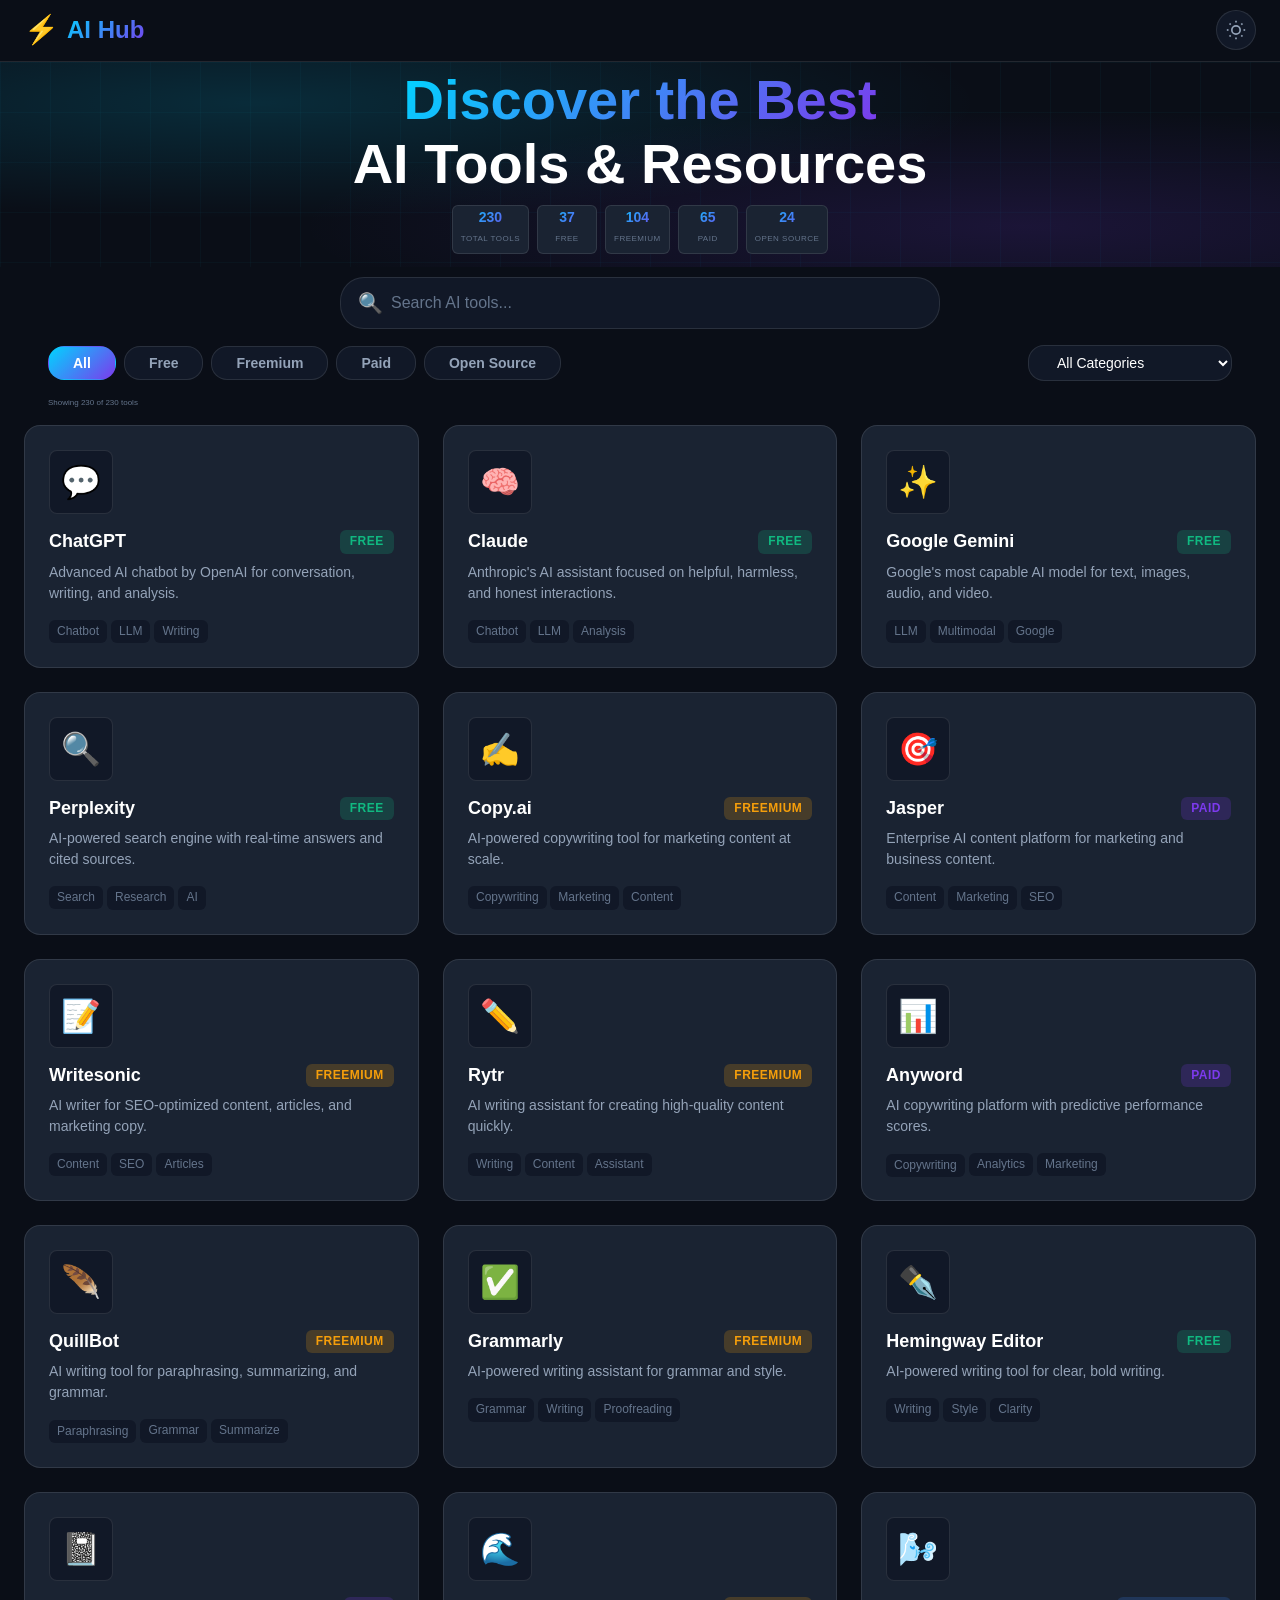
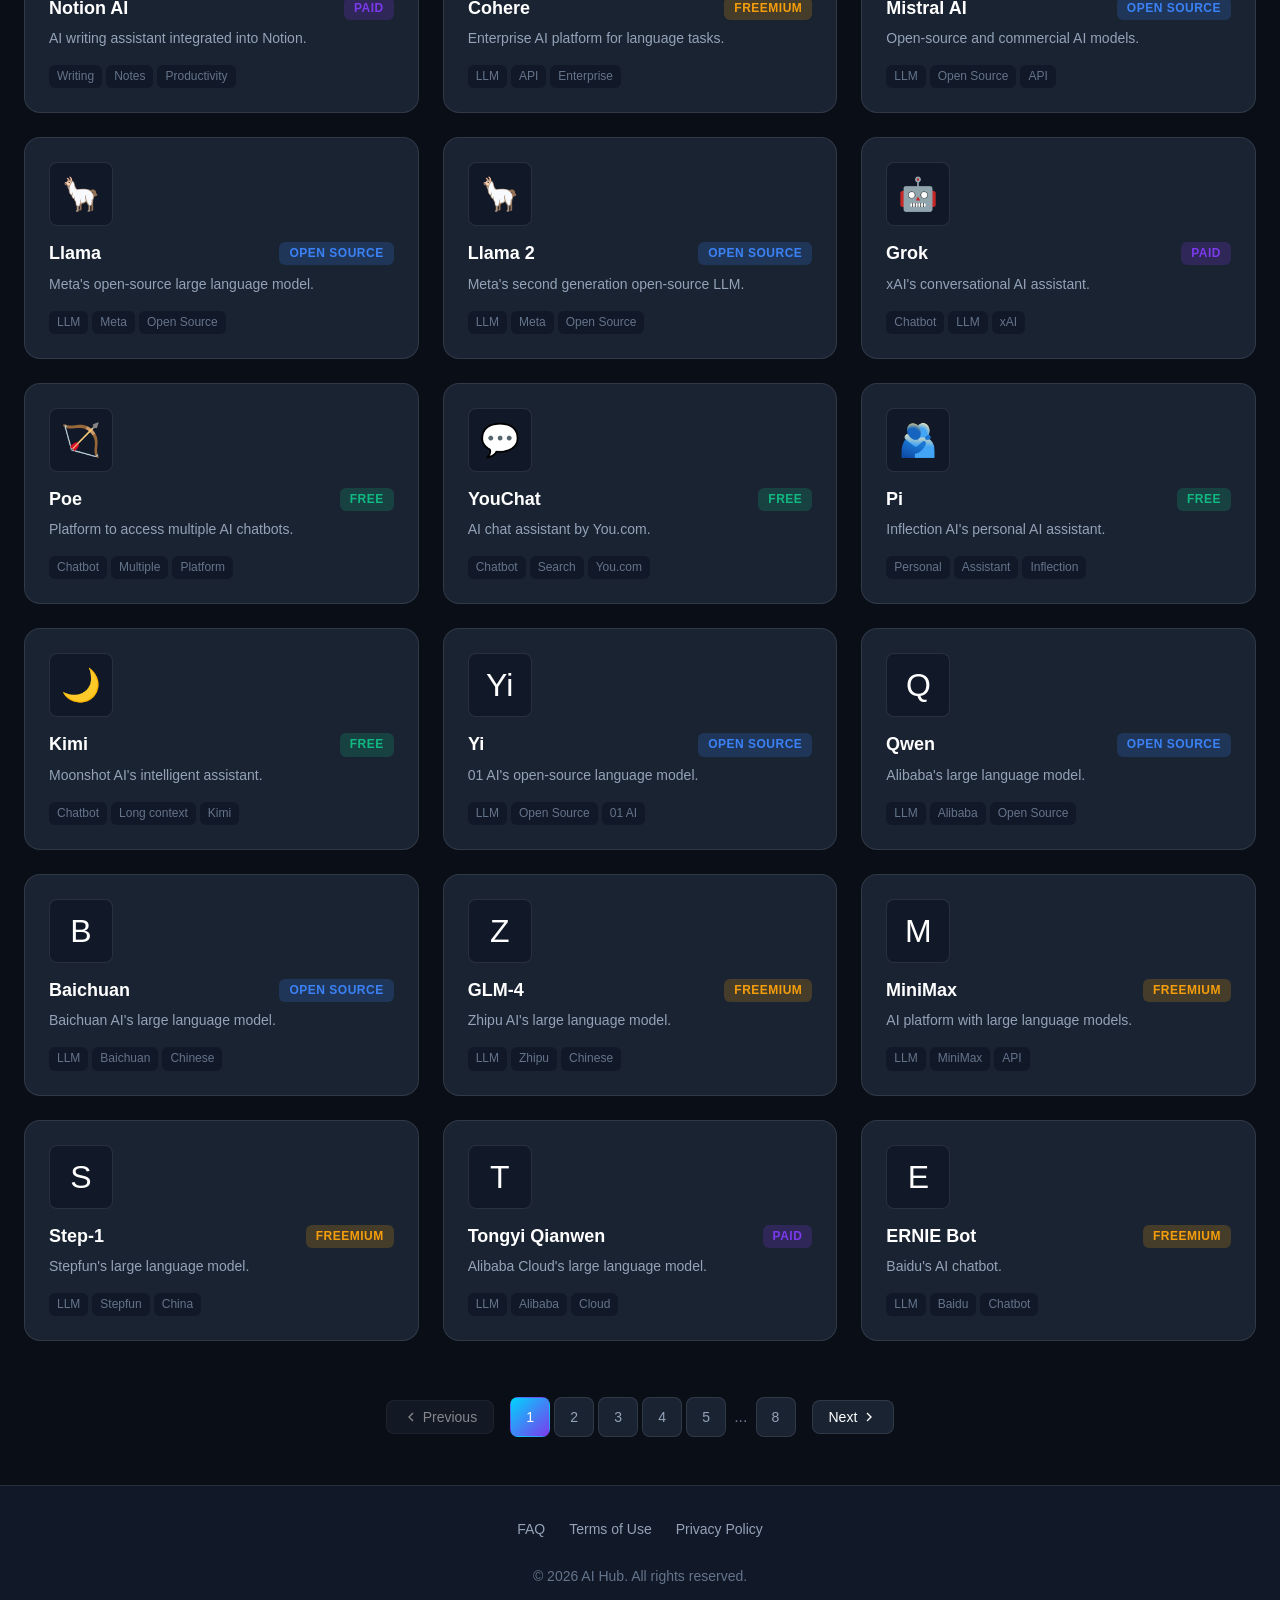
<file: index.html>
<!DOCTYPE html>
<html lang="en">
<head>
    <meta name="mylead-verification" content="4261c2df21c9547afa58ba824c5fc5b9">
    <meta name="partnerboostverifycode" content="32dc01246faccb7f5b3cad5016dd5033" />
    <meta charset="UTF-8">
    <meta name="viewport" content="width=device-width, initial-scale=1.0">
    <meta name="description" content="AI Hub - Discover the best AI tools and resources. Browse our curated collection of free and paid artificial intelligence tools for every need.">
    <meta name="keywords" content="AI tools, artificial intelligence, machine learning, free AI tools, paid AI tools, AI software">
    <meta name="robots" content="index, follow">
    <meta name="author" content="AI Hub">

    <meta name='impact-site-verification' value='16744dd0-aa1a-4d66-a832-7b4adbcdf658'>
    <!-- Open Graph -->
    <meta property="og:title" content="AI Hub - AI Tools Directory">
    <meta property="og:description" content="Discover the best AI tools and resources. Browse our curated collection of artificial intelligence tools.">
    <meta property="og:type" content="website">
    <meta property="og:url" content="https://yourusername.github.io/ai-hub/">
    
    <!-- Twitter Card -->
    <meta name="twitter:card" content="summary_large_image">
    <meta name="twitter:title" content="AI Hub - AI Tools Directory">
    <meta name="twitter:description" content="Discover the best AI tools and resources.">
    
    <title>AI Hub - Discover the Best AI Tools | Free & Paid AI Resources</title>
    
    <link rel="canonical" href="https://yourusername.github.io/ai-hub/">
    <link rel="stylesheet" href="styles.css">
    
    <!-- Favicon -->
    <link rel="icon" type="image/svg+xml" href="data:image/svg+xml,<svg xmlns='http://www.w3.org/2000/svg' viewBox='0 0 100 100'><rect fill='%2300d4ff' rx='20' width='100' height='100'/><text y='.9em' x='50%' text-anchor='middle' font-size='70'>⚡</text></svg>">
    
    <script src="data.js" defer></script>
</head>
<body>
    <!-- Sticky Header -->
    <header class="sticky-header">
        <div class="sticky-left">
            <a href="index.html" class="logo">
                <span class="logo-icon">⚡</span>
                <span class="logo-text">AI Hub</span>
            </a>
        </div>
        <div class="sticky-right">
            <button class="theme-toggle" id="themeToggle" aria-label="Toggle theme">
                <svg class="sun-icon" width="20" height="20" viewBox="0 0 24 24" fill="none" stroke="currentColor" stroke-width="2">
                    <circle cx="12" cy="12" r="5"></circle>
                    <line x1="12" y1="1" x2="12" y2="3"></line>
                    <line x1="12" y1="21" x2="12" y2="23"></line>
                    <line x1="4.22" y1="4.22" x2="5.64" y2="5.64"></line>
                    <line x1="18.36" y1="18.36" x2="19.78" y2="19.78"></line>
                    <line x1="1" y1="12" x2="3" y2="12"></line>
                    <line x1="21" y1="12" x2="23" y2="12"></line>
                    <line x1="4.22" y1="19.78" x2="5.64" y2="18.36"></line>
                    <line x1="18.36" y1="5.64" x2="19.78" y2="4.22"></line>
                </svg>
                <svg class="moon-icon" width="20" height="20" viewBox="0 0 24 24" fill="none" stroke="currentColor" stroke-width="2">
                    <path d="M21 12.79A9 9 0 1 1 11.21 3 7 7 0 0 0 21 12.79z"></path>
                </svg>
            </button>
        </div>
    </header>

    <!-- Hero Section -->
    <section class="hero">
        <div class="hero-bg"></div>
        <div class="container">
            <h1 class="hero-title">
                <span class="gradient-text">Discover the Best</span>
                <br>AI Tools & Resources
            </h1>
        </div>
        <div class="container">
            <div class="stats">
                <div class="stat-item">
                    <span class="stat-number" id="totalTools">0</span>
                    <span class="stat-label">Total Tools</span>
                </div>
                <div class="stat-item">
                    <span class="stat-number" id="freeTools">0</span>
                    <span class="stat-label">Free</span>
                </div>
                <div class="stat-item">
                    <span class="stat-number" id="freemiumTools">0</span>
                    <span class="stat-label">Freemium</span>
                </div>
                <div class="stat-item">
                    <span class="stat-number" id="paidTools">0</span>
                    <span class="stat-label">Paid</span>
                </div>
                <div class="stat-item">
                    <span class="stat-number" id="openSourceTools">0</span>
                    <span class="stat-label">Open Source</span>
                </div>
            </div>
        </div>
    </section>

    <!-- Sticky Toolbar (Search + Filters) -->
    <div class="sticky-toolbar">
        <div class="container">
            <div class="search-wrapper">
                <input type="text" id="searchInput" class="search-input" placeholder="Search AI tools...">
                <span class="search-icon">🔍</span>
            </div>
            <div class="filters-section">
                <div class="container">
                    <div class="filters">
                        <div class="filter-group">
                            <button class="filter-btn active" data-filter="all">All</button>
                            <button class="filter-btn" data-filter="free">Free</button>
                            <button class="filter-btn" data-filter="freemium">Freemium</button>
                            <button class="filter-btn" data-filter="paid">Paid</button>
                            <button class="filter-btn" data-filter="opensource">Open Source</button>
                        </div>
                        <div class="category-filter">
                            <select id="categorySelect" class="category-select">
                                <option value="all">All Categories</option>
                                <option value="text">Text & Writing</option>
                                <option value="image">Image & Art</option>
                                <option value="video">Video & Animation</option>
                                <option value="audio">Audio & Music</option>
                                <option value="code">Code & Development</option>
                                <option value="productivity">Productivity</option>
                                <option value="marketing">Marketing & SEO</option>
                                <option value="analytics">Analytics & Data</option>
                                <option value="automation">Automation & Agents</option>
                                <option value="research">Research & Learning</option>
                                <option value="design">Design & UI/UX</option>
                                <option value="support">Customer Support</option>
                                <option value="ecommerce">E-commerce</option>
                            </select>
                        </div>
                    </div>
                    <p class="results-count" id="resultsCount">Showing <span id="showingCount">0</span> of <span id="totalCount">0</span> tools</p>
                </div>
            </div>
        </div>
    </div>

    <!-- Tools Grid -->
    <main class="main-content">
        <div class="container">
            <div class="tools-grid" id="toolsGrid">
                <!-- Tools will be loaded dynamically -->
            </div>
            <div class="loading" id="loading">
                <div class="spinner"></div>
            </div>
            <div class="no-results" id="noResults" style="display: none;">
                <div class="no-results-icon">🔍</div>
                <h3>No tools found</h3>
                <p>Try adjusting your search or filters</p>
            </div>
            <!-- Pagination -->
            <div class="pagination" id="pagination">
                <button class="page-btn" id="prevBtn" disabled>
                    <svg width="16" height="16" viewBox="0 0 24 24" fill="none" stroke="currentColor" stroke-width="2">
                        <polyline points="15 18 9 12 15 6"></polyline>
                    </svg>
                    Previous
                </button>
                <div class="page-numbers" id="pageNumbers"></div>
                <button class="page-btn" id="nextBtn">
                    Next
                    <svg width="16" height="16" viewBox="0 0 24 24" fill="none" stroke="currentColor" stroke-width="2">
                        <polyline points="9 18 15 12 9 6"></polyline>
                    </svg>
                </button>
            </div>
        </div>
    </main>

    <!-- Footer -->
    <footer class="footer">
        <div class="container">
            <div class="footer-content">
                <div class="footer-links">
                    <a href="faq.html" class="footer-link">FAQ</a>
                    <a href="terms.html" class="footer-link">Terms of Use</a>
                    <a href="privacy.html" class="footer-link">Privacy Policy</a>
                </div>
                <div class="footer-copyright">
                    <p>&copy; 2026 AI Hub. All rights reserved.</p>
                </div>
            </div>
        </div>
    </footer>

    <!-- Back to Top Button -->
    <button id="backToTop" aria-label="Back to top" style="display:none;position:fixed;bottom:20px;right:20px;width:40px;height:40px;border-radius:50%;border:none;background:linear-gradient(135deg, #00d4ff, #7c3aed);color:white;cursor:pointer;z-index:9999;align-items:center;justify-content:center;">
        <svg width="20" height="20" viewBox="0 0 24 24" fill="none" stroke="currentColor" stroke-width="2">
            <polyline points="18 15 12 9 6 15"></polyline>
        </svg>
    </button>

    <script>
        // Initialize page
        document.addEventListener('DOMContentLoaded', () => {
            loadTools();
            initializeFilters();
            updateStats();
            initTheme();
        });

        // Theme toggle
        function initTheme() {
            const themeToggle = document.getElementById('themeToggle');
            const savedTheme = localStorage.getItem('theme') || 'dark';
            
            document.documentElement.setAttribute('data-theme', savedTheme);
            updateThemeIcon(savedTheme);
            
            themeToggle.addEventListener('click', () => {
                const currentTheme = document.documentElement.getAttribute('data-theme');
                const newTheme = currentTheme === 'dark' ? 'light' : 'dark';
                document.documentElement.setAttribute('data-theme', newTheme);
                localStorage.setItem('theme', newTheme);
                updateThemeIcon(newTheme);
            });
        }

        function updateThemeIcon(theme) {
            const themeToggle = document.getElementById('themeToggle');
            const sunIcon = themeToggle.querySelector('.sun-icon');
            const moonIcon = themeToggle.querySelector('.moon-icon');
            if (theme === 'dark') {
                sunIcon.style.display = 'block';
                moonIcon.style.display = 'none';
            } else {
                sunIcon.style.display = 'none';
                moonIcon.style.display = 'block';
            }
        }

        // Pagination state
        const ITEMS_PER_PAGE = 30;
        let currentPage = 1;
        let currentFilter = 'all';
        let currentCategory = 'all';
        let currentSearch = '';
        let filteredTools = [];

        function loadTools(filter = 'all', category = 'all', search = '') {
            const grid = document.getElementById('toolsGrid');
            const loading = document.getElementById('loading');
            const noResults = document.getElementById('noResults');
            const showingCount = document.getElementById('showingCount');
            const totalCount = document.getElementById('totalCount');
            const pagination = document.getElementById('pagination');

            loading.style.display = 'block';
            grid.innerHTML = '';

            setTimeout(() => {
                filteredTools = aiTools;

                if (filter !== 'all') {
                    filteredTools = filteredTools.filter(tool => tool.pricing === filter);
                }

                if (category !== 'all') {
                    filteredTools = filteredTools.filter(tool => tool.category === category);
                }

                if (search) {
                    const searchLower = search.toLowerCase();
                    filteredTools = filteredTools.filter(tool =>
                        tool.name.toLowerCase().includes(searchLower) ||
                        tool.description.toLowerCase().includes(searchLower) ||
                        tool.tags.some(tag => tag.toLowerCase().includes(searchLower))
                    );
                }

                // Update current filter/category/search state
                currentFilter = filter;
                currentCategory = category;
                currentSearch = search;
                currentPage = 1;

                loading.style.display = 'none';
                totalCount.textContent = aiTools.length;
                showingCount.textContent = filteredTools.length;

                if (filteredTools.length === 0) {
                    noResults.style.display = 'block';
                    pagination.style.display = 'none';
                    return;
                }

                noResults.style.display = 'none';
                pagination.style.display = 'flex';

                // Calculate pagination
                const totalPages = Math.ceil(filteredTools.length / ITEMS_PER_PAGE);
                const startIndex = 0;
                const endIndex = ITEMS_PER_PAGE;

                // Show only current page items
                const pageTools = filteredTools.slice(startIndex, endIndex);

                pageTools.forEach((tool, index) => {
                    const card = createToolCard(tool, index);
                    grid.appendChild(card);
                });

                // Update pagination
                updatePagination(totalPages);
            }, 100);
        }

        function updatePagination(totalPages) {
            const pageNumbers = document.getElementById('pageNumbers');
            const prevBtn = document.getElementById('prevBtn');
            const nextBtn = document.getElementById('nextBtn');

            prevBtn.disabled = currentPage === 1;
            nextBtn.disabled = currentPage === totalPages;

            pageNumbers.innerHTML = '';

            // Show page numbers
            const maxVisiblePages = 5;
            let startPage = Math.max(1, currentPage - Math.floor(maxVisiblePages / 2));
            let endPage = Math.min(totalPages, startPage + maxVisiblePages - 1);

            if (endPage - startPage < maxVisiblePages - 1) {
                startPage = Math.max(1, endPage - maxVisiblePages + 1);
            }

            // Add first page if not in range
            if (startPage > 1) {
                const firstPage = document.createElement('button');
                firstPage.className = 'page-number';
                firstPage.textContent = '1';
                firstPage.addEventListener('click', () => goToPage(1));
                pageNumbers.appendChild(firstPage);

                if (startPage > 2) {
                    const dots = document.createElement('span');
                    dots.className = 'page-dots';
                    dots.textContent = '...';
                    pageNumbers.appendChild(dots);
                }
            }

            // Add page numbers in range
            for (let i = startPage; i <= endPage; i++) {
                const pageBtn = document.createElement('button');
                pageBtn.className = `page-number ${i === currentPage ? 'active' : ''}`;
                pageBtn.textContent = i;
                pageBtn.addEventListener('click', () => goToPage(i));
                pageNumbers.appendChild(pageBtn);
            }

            // Add last page if not in range
            if (endPage < totalPages) {
                if (endPage < totalPages - 1) {
                    const dots = document.createElement('span');
                    dots.className = 'page-dots';
                    dots.textContent = '...';
                    pageNumbers.appendChild(dots);
                }

                const lastPage = document.createElement('button');
                lastPage.className = 'page-number';
                lastPage.textContent = totalPages;
                lastPage.addEventListener('click', () => goToPage(totalPages));
                pageNumbers.appendChild(lastPage);
            }
        }

        function goToPage(page) {
            const grid = document.getElementById('toolsGrid');
            const totalPages = Math.ceil(filteredTools.length / ITEMS_PER_PAGE);

            if (page < 1 || page > totalPages) return;

            currentPage = page;

            // Calculate slice indices
            const startIndex = (page - 1) * ITEMS_PER_PAGE;
            const endIndex = startIndex + ITEMS_PER_PAGE;

            // Clear and repopulate grid
            grid.innerHTML = '';
            const pageTools = filteredTools.slice(startIndex, endIndex);

            pageTools.forEach((tool, index) => {
                const card = createToolCard(tool, index);
                grid.appendChild(card);
            });

            // Update pagination UI
            updatePagination(totalPages);

            // Scroll to top of tools section
            document.querySelector('.main-content').scrollIntoView({ behavior: 'smooth' });
        }

        // Event listeners for pagination buttons
        document.getElementById('prevBtn').addEventListener('click', () => {
            goToPage(currentPage - 1);
        });

        document.getElementById('nextBtn').addEventListener('click', () => {
            goToPage(currentPage + 1);
        });

        function createToolCard(tool, index) {
            const card = document.createElement('article');
            card.className = 'tool-card';
            card.style.animationDelay = `${index * 30}ms`;

            const pricingMap = {
                'free': { class: 'tag-free', text: 'Free' },
                'paid': { class: 'tag-paid', text: 'Paid' },
                'freemium': { class: 'tag-freemium', text: 'Freemium' },
                'opensource': { class: 'tag-opensource', text: 'Open Source' }
            };
            const pricing = pricingMap[tool.pricing] || pricingMap['free'];

            card.innerHTML = `
                <a href="detail.html?id=${tool.id}" class="tool-card-link" title="${tool.name}">
                    <div class="tool-icon-wrapper">
                        <span class="tool-icon-emoji">${tool.icon}</span>
                    </div>
                    <div class="tool-content">
                        <div class="tool-header">
                            <h3 class="tool-name">${tool.name}</h3>
                            <span class="tool-tag ${pricing.class}">${pricing.text}</span>
                        </div>
                        <p class="tool-description">${tool.description}</p>
                        <div class="tool-tags">
                            ${tool.tags.slice(0, 3).map(tag => `<span class="tool-tag-item">${tag}</span>`).join('')}
                        </div>
                    </div>
                </a>
            `;

            return card;
        }

        function initializeFilters() {
            const filterBtns = document.querySelectorAll('.filter-btn');
            const categorySelect = document.getElementById('categorySelect');
            const searchInput = document.getElementById('searchInput');

            filterBtns.forEach(btn => {
                btn.addEventListener('click', () => {
                    filterBtns.forEach(b => b.classList.remove('active'));
                    btn.classList.add('active');
                    loadTools(btn.dataset.filter, categorySelect.value, searchInput.value);
                });
            });

            categorySelect.addEventListener('change', () => {
                const activeFilter = document.querySelector('.filter-btn.active').dataset.filter;
                loadTools(activeFilter, categorySelect.value, searchInput.value);
            });

            searchInput.addEventListener('input', () => {
                const activeFilter = document.querySelector('.filter-btn.active').dataset.filter;
                loadTools(activeFilter, categorySelect.value, searchInput.value);
            });
        }

        function updateStats() {
            const total = aiTools.length;
            const free = aiTools.filter(t => t.pricing === 'free').length;
            const freemium = aiTools.filter(t => t.pricing === 'freemium').length;
            const paid = aiTools.filter(t => t.pricing === 'paid').length;
            const opensource = aiTools.filter(t => t.pricing === 'opensource').length;

            document.getElementById('totalTools').textContent = total;
            document.getElementById('freeTools').textContent = free;
            document.getElementById('freemiumTools').textContent = freemium;
            document.getElementById('paidTools').textContent = paid;
            document.getElementById('openSourceTools').textContent = opensource;
        }

        // Mobile menu toggle
        document.querySelector('.mobile-menu-btn').addEventListener('click', function() {
            this.classList.toggle('active');
            document.querySelector('.nav').classList.toggle('active');
        });

        // Back to Top button
        const backToTopBtn = document.getElementById('backToTop');
        window.addEventListener('scroll', () => {
            if (window.scrollY > 300) {
                backToTopBtn.style.display = 'flex';
            } else {
                backToTopBtn.style.display = 'none';
            }
        });
        backToTopBtn.addEventListener('click', () => {
            window.scrollTo({ top: 0, behavior: 'smooth' });
        });
    </script>
    
    <!-- Default Statcounter code for shop http://wallhacksp-004.shop -->
<script type="text/javascript">
var sc_project=13224062; 
var sc_invisible=1; 
var sc_security="d1adb6f8"; 
</script>
<script type="text/javascript"
src="https://www.statcounter.com/counter/counter.js" async></script>
<noscript><div class="statcounter"><a title="Web Analytics"
href="https://statcounter.com/" target="_blank"><img class="statcounter"
src="https://c.statcounter.com/13224062/0/d1adb6f8/1/" alt="Web Analytics"
referrerPolicy="no-referrer-when-downgrade"></a></div></noscript>
<!-- End of Statcounter Code -->
    
</body>
</html>
</file>
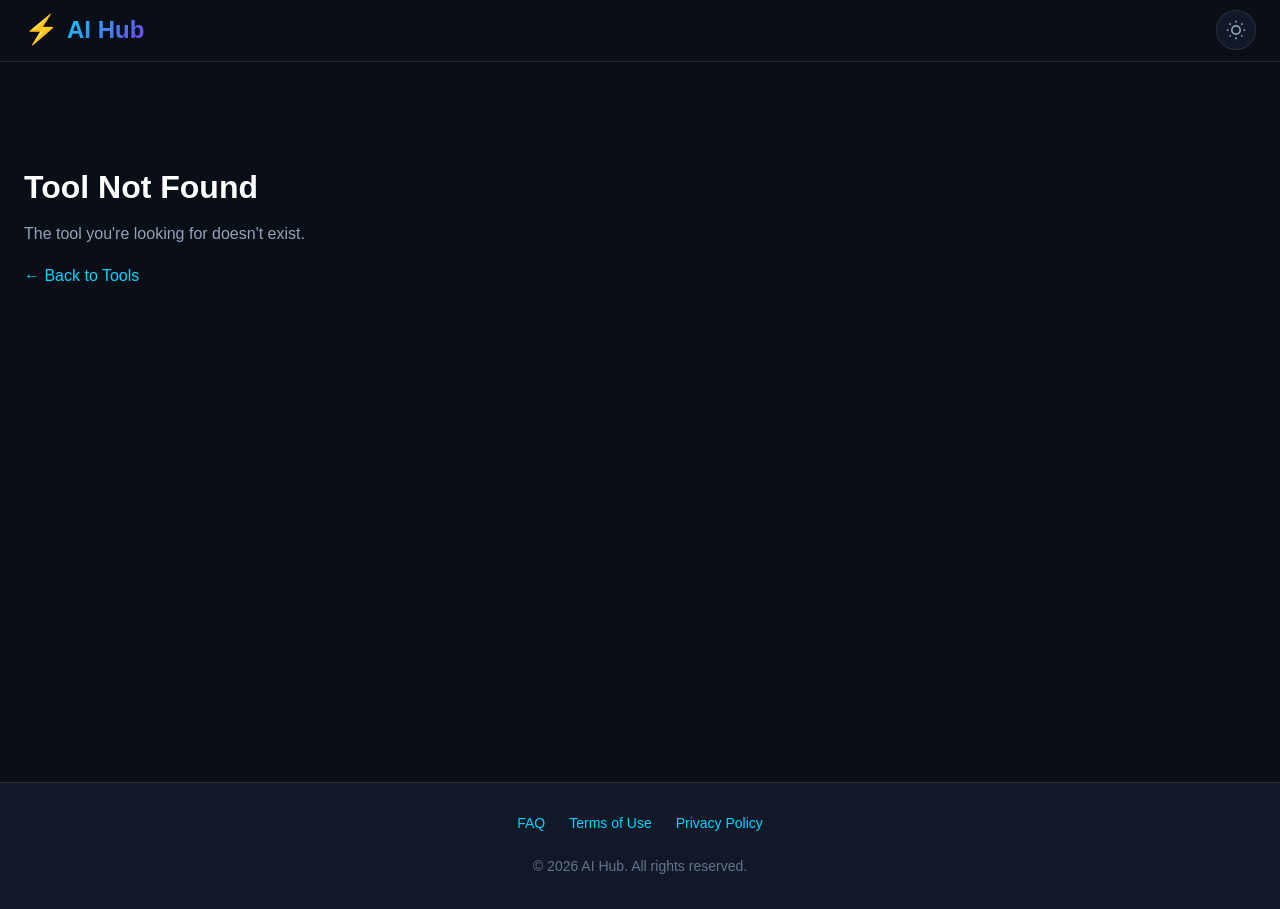
<file: detail.html>
<!DOCTYPE html>
<html lang="en">
<head>
    <meta charset="UTF-8">
    <meta name="viewport" content="width=device-width, initial-scale=1.0">
    <meta name="robots" content="index, follow">
    
    <!-- Open Graph - Will be updated by JS -->
    <meta property="og:title" content="AI Tool - Loading..." id="ogTitle">
    <meta property="og:description" content="Discover this AI tool on AI Hub" id="ogDescription">
    <meta property="og:type" content="website" id="ogType">
    
    <title>Loading... - AI Hub</title>
    <link rel="canonical" id="canonicalUrl">
    <link rel="stylesheet" href="styles.css">
    
    <!-- Favicon -->
    <link rel="icon" type="image/svg+xml" href="data:image/svg+xml,<svg xmlns='http://www.w3.org/2000/svg' viewBox='0 0 100 100'><rect fill='%2300d4ff' rx='20' width='100' height='100'/><text y='.9em' x='50%' text-anchor='middle' font-size='70'>🤖</text></svg>">
    
    <script src="data.js" defer></script>
</head>
<body>
    <!-- Sticky Header -->
    <header class="sticky-header">
        <div class="sticky-left">
            <a href="index.html" class="logo">
                <span class="logo-icon">⚡</span>
                <span class="logo-text">AI Hub</span>
            </a>
        </div>
        <div class="sticky-right">
            <button class="theme-toggle" id="themeToggle" aria-label="Toggle theme">
                <svg class="sun-icon" width="20" height="20" viewBox="0 0 24 24" fill="none" stroke="currentColor" stroke-width="2">
                    <circle cx="12" cy="12" r="5"></circle>
                    <line x1="12" y1="1" x2="12" y2="3"></line>
                    <line x1="12" y1="21" x2="12" y2="23"></line>
                    <line x1="4.22" y1="4.22" x2="5.64" y2="5.64"></line>
                    <line x1="18.36" y1="18.36" x2="19.78" y2="19.78"></line>
                    <line x1="1" y1="12" x2="3" y2="12"></line>
                    <line x1="21" y1="12" x2="23" y2="12"></line>
                    <line x1="4.22" y1="19.78" x2="5.64" y2="18.36"></line>
                    <line x1="18.36" y1="5.64" x2="19.78" y2="4.22"></line>
                </svg>
                <svg class="moon-icon" width="20" height="20" viewBox="0 0 24 24" fill="none" stroke="currentColor" stroke-width="2">
                    <path d="M21 12.79A9 9 0 1 1 11.21 3 7 7 0 0 0 21 12.79z"></path>
                </svg>
            </button>
        </div>
    </header>

    <!-- Tool Detail Content -->
    <main class="detail-main" id="detailMain">
        <div class="container">
            <!-- Loading State -->
            <div class="loading-state" id="loadingState">
                <div class="spinner"></div>
                <p>Loading tool details...</p>
            </div>
            
            <!-- Tool Not Found -->
            <div class="not-found-state" id="notFoundState" style="display: none;">
                <h1>Tool Not Found</h1>
                <p>The tool you're looking for doesn't exist.</p>
                <a href="index.html" class="back-link">← Back to Tools</a>
            </div>
            
            <!-- Tool Content -->
            <article class="tool-detail" id="toolDetail" style="display: none;">
                <div class="tool-detail-header">
                    <a href="index.html" class="back-link">← Back to Tools</a>
                    <div class="tool-detail-hero">
                        <div class="tool-detail-icon-wrapper">
                            <span id="toolIcon" class="tool-detail-icon"></span>
                        </div>
                        <div class="tool-detail-info">
                            <h1 class="tool-detail-name" id="toolName"></h1>
                            <p class="tool-detail-description" id="toolDescription"></p>
                            <div class="tool-detail-meta">
                                <span class="tool-tag" id="toolPricing"></span>
                                <span class="tool-category" id="toolCategory"></span>
                                <div class="tool-rating">
                                    <span class="rating-stars" id="ratingStars"></span>
                                    <span class="rating-text" id="ratingText"></span>
                                </div>
                            </div>
                        </div>
                    </div>
                </div>

                <div class="tool-detail-content">
                    <div class="tool-detail-main">
                        <!-- Features Section -->
                        <section class="detail-section">
                            <h2>Key Features</h2>
                            <ul class="features-list" id="featuresList"></ul>
                        </section>

                        <!-- Use Cases Section -->
                        <section class="detail-section">
                            <h2>Use Cases</h2>
                            <div class="use-cases-grid" id="useCasesGrid"></div>
                        </section>

                        <!-- Tags Section -->
                        <section class="detail-section">
                            <h2>Tags</h2>
                            <div class="tags-cloud" id="tagsCloud"></div>
                        </section>
                    </div>

                    <aside class="tool-detail-sidebar">
                        <!-- CTA Card -->
                        <div class="cta-card">
                            <h3>Ready to get started?</h3>
                            <p>Visit the official website to explore this tool's full capabilities.</p>
                            <a href="" target="_blank" rel="noopener noreferrer" class="cta-button" id="toolWebsite">
                                <span>Visit Website</span>
                                <svg width="16" height="16" viewBox="0 0 24 24" fill="none" stroke="currentColor" stroke-width="2">
                                    <path d="M18 13v6a2 2 0 0 1-2 2H5a2 2 0 0 1-2-2V8a2 2 0 0 1 2-2h6"/>
                                    <polyline points="15 3 21 3 21 9"/>
                                    <line x1="10" y1="14" x2="21" y2="3"/>
                                </svg>
                            </a>
                            <p class="cta-note">You'll be redirected to the tool's official website.</p>
                        </div>

                        <!-- Quick Info -->
                        <div class="quick-info-card">
                            <h3>Quick Info</h3>
                            <dl class="info-list">
                                <div class="info-item">
                                    <dt>Pricing</dt>
                                    <dd id="infoPricing"></dd>
                                </div>
                                <div class="info-item">
                                    <dt>Category</dt>
                                    <dd id="infoCategory"></dd>
                                </div>
                                <div class="info-item">
                                    <dt>Reviews</dt>
                                    <dd id="infoReviews"></dd>
                                </div>
                            </dl>
                        </div>
                    </aside>
                </div>
            </article>
        </div>
    </main>

    <!-- Footer -->
    <footer class="footer">
        <div class="container">
            <div class="footer-content">
                <div class="footer-links">
                    <button class="footer-link-btn" id="faqLink">FAQ</button>
                    <button class="footer-link-btn" id="termsLink">Terms of Use</button>
                    <button class="footer-link-btn" id="privacyLink">Privacy Policy</button>
                </div>
                <div class="footer-copyright">
                    <p>&copy; 2026 AI Hub. All rights reserved.</p>
                </div>
            </div>
        </div>
    </footer>

    <!-- Back to Top Button -->
    <button id="backToTop" aria-label="Back to top" style="display:none;position:fixed;bottom:20px;right:20px;width:40px;height:40px;border-radius:50%;border:none;background:linear-gradient(135deg, #00d4ff, #7c3aed);color:white;cursor:pointer;z-index:9999;align-items:center;justify-content:center;">
        <svg width="20" height="20" viewBox="0 0 24 24" fill="none" stroke="currentColor" stroke-width="2">
            <polyline points="18 15 12 9 6 15"></polyline>
        </svg>
    </button>

    <!-- FAQ Modal -->
    <div class="modal" id="faqModal">
        <div class="modal-content">
            <button class="modal-close" aria-label="Close">&times;</button>
            <h2>Frequently Asked Questions</h2>
            <div class="faq-item">
                <h3>What is AI Hub?</h3>
                <p>AI Hub is a curated directory of the best AI tools and resources available online. We help you discover and compare artificial intelligence solutions for various needs.</p>
            </div>
            <div class="faq-item">
                <h3>How do you categorize tools?</h3>
                <p>We categorize tools based on their primary function - whether they're for text generation, image creation, video production, code assistance, or other purposes.</p>
            </div>
            <div class="faq-item">
                <h3>Is AI Hub free to use?</h3>
                <p>Yes! AI Hub is completely free to use. We help you discover AI tools at no cost.</p>
            </div>
            <div class="faq-item">
                <h3>How often do you update the tool listings?</h3>
                <p>We regularly review and update our tool listings to ensure accuracy and include new AI tools as they become available.</p>
            </div>
        </div>
    </div>

    <!-- Terms of Use Modal -->
    <div class="modal" id="termsModal">
        <div class="modal-content">
            <button class="modal-close" aria-label="Close">&times;</button>
            <h2>Terms of Use</h2>
            <div class="legal-content">
                <section>
                    <h2>Acceptance of Terms</h2>
                    <p>By accessing and using AI Hub ("we," "us," or "our"), you agree to be bound by these Terms of Use. If you do not agree to these terms, please do not use our website.</p>
                </section>
                <section>
                    <h2>Description of Service</h2>
                    <p>AI Hub is a directory service that provides information about various AI tools and resources. We list third-party AI tools and provide links to their official websites. We are not affiliated with, endorsed by, or responsible for any of the listed tools or their services.</p>
                </section>
                <section>
                    <h2>User Responsibilities</h2>
                    <p>By using our website, you agree to:</p>
                    <ul>
                        <li>Use the information provided for lawful purposes only</li>
                        <li>Not reproduce, distribute, or modify our content without permission</li>
                        <li>Not use automated systems to access our website without authorization</li>
                        <li>Provide accurate information if required</li>
                    </ul>
                </section>
                <section>
                    <h2>Third-Party Links</h2>
                    <p>Our website contains links to third-party websites. These links are provided for your convenience. We do not endorse, verify, or take responsibility for the content, privacy practices, or availability of these external sites.</p>
                </section>
                <section>
                    <h2>Disclaimer of Warranties</h2>
                    <p>AI Hub is provided "as is" and "as available" without warranties of any kind, either express or implied. We do not guarantee the accuracy, completeness, or reliability of any information on our website.</p>
                </section>
                <section>
                    <h2>Limitation of Liability</h2>
                    <p>To the fullest extent permitted by law, AI Hub shall not be liable for any indirect, incidental, special, consequential, or punitive damages resulting from your use of or inability to use our website.</p>
                </section>
                <section>
                    <h2>Changes to Terms</h2>
                    <p>We reserve the right to modify these Terms of Use at any time. Changes will be effective immediately upon posting on this page. Your continued use of our website after any changes constitutes acceptance of the modified terms.</p>
                </section>
                <section>
                    <h2>Governing Law</h2>
                    <p>These Terms of Use shall be governed by and construed in accordance with applicable laws, without regard to its conflict of law provisions.</p>
                </section>
            </div>
        </div>
    </div>

    <!-- Privacy Policy Modal -->
    <div class="modal" id="privacyModal">
        <div class="modal-content">
            <button class="modal-close" aria-label="Close">&times;</button>
            <h2>Privacy Policy</h2>
            <div class="legal-content">
                <section>
                    <h2>Information We Collect</h2>
                    <p>AI Hub is designed to be a minimal-data collection website. We may collect:</p>
                    <ul>
                        <li><strong>Usage Data:</strong> Basic analytics about how visitors use our website, including pages visited and time spent.</li>
                        <li><strong>Search Queries:</strong> When you use our search feature, the query may be temporarily logged for functionality purposes.</li>
                        <li><strong>Cookies:</strong> We use minimal essential cookies for website functionality.</li>
                    </ul>
                </section>
                <section>
                    <h2>How We Use Information</h2>
                    <p>We use collected information to:</p>
                    <ul>
                        <li>Improve our website and user experience</li>
                        <li>Analyze website traffic and usage patterns</li>
                        <li>Maintain website security and prevent abuse</li>
                        <li>Provide and maintain our services</li>
                    </ul>
                </section>
                <section>
                    <h2>Third-Party Services</h2>
                    <p>We may use third-party services for:</p>
                    <ul>
                        <li><strong>Analytics:</strong> We may use analytics services like Google Analytics to understand website usage (opt-out available).</li>
                        <li><strong>External Links:</strong> When you click on links to third-party AI tools, you are subject to their privacy policies.</li>
                    </ul>
                </section>
                <section>
                    <h2>Cookies</h2>
                    <p>We use minimal cookies for:</p>
                    <ul>
                        <li>Essential website functionality</li>
                        <li>Remembering your preferences (if any)</li>
                        <li>Basic analytics (optional)</li>
                    </ul>
                    <p>You can control cookie preferences through your browser settings.</p>
                </section>
                <section>
                    <h2>Data Security</h2>
                    <p>We implement appropriate security measures to protect any collected data. However, no method of transmission over the Internet is 100% secure.</p>
                </section>
                <section>
                    <h2>Your Rights</h2>
                    <p>Depending on your location, you may have the right to:</p>
                    <ul>
                        <li>Access your personal data</li>
                        <li>Request deletion of your data</li>
                        <li>Opt out of analytics</li>
                        <li>Withdraw consent</li>
                    </ul>
                </section>
            </div>
        </div>
    </div>

    <script>
        document.addEventListener('DOMContentLoaded', () => {
            // Theme toggle
            const themeToggle = document.getElementById('themeToggle');
            const savedTheme = localStorage.getItem('theme') || 'dark';
            document.documentElement.setAttribute('data-theme', savedTheme);
            updateThemeIcon(savedTheme);

            themeToggle.addEventListener('click', () => {
                const currentTheme = document.documentElement.getAttribute('data-theme');
                const newTheme = currentTheme === 'dark' ? 'light' : 'dark';
                document.documentElement.setAttribute('data-theme', newTheme);
                localStorage.setItem('theme', newTheme);
                updateThemeIcon(newTheme);
            });

            function updateThemeIcon(theme) {
                const sunIcon = themeToggle.querySelector('.sun-icon');
                const moonIcon = themeToggle.querySelector('.moon-icon');
                if (theme === 'dark') {
                    sunIcon.style.display = 'block';
                    moonIcon.style.display = 'none';
                } else {
                    sunIcon.style.display = 'none';
                    moonIcon.style.display = 'block';
                }
            }

            // Back to Top button
            const backToTopBtn = document.getElementById('backToTop');
            window.addEventListener('scroll', () => {
                backToTopBtn.style.display = window.scrollY > 300 ? 'flex' : 'none';
            });
            backToTopBtn.addEventListener('click', () => {
                window.scrollTo({ top: 0, behavior: 'smooth' });
            });

            // Get tool ID from URL
            const urlParams = new URLSearchParams(window.location.search);
            const toolId = urlParams.get('id');

            if (!toolId) {
                showNotFound();
                return;
            }

            // Find tool
            const tool = getToolById(toolId);
            
            if (!tool) {
                showNotFound();
                return;
            }

            // Populate page
            populateToolDetail(tool);
        });

        function showNotFound() {
            document.getElementById('loadingState').style.display = 'none';
            document.getElementById('notFoundState').style.display = 'block';
        }

        function populateToolDetail(tool) {
            // Update page title
            document.title = `${tool.name} - AI Hub`;
            
            // Update canonical URL
            document.getElementById('canonicalUrl').href = `https://yourusername.github.io/ai-hub/detail.html?id=${tool.id}`;
            
            // Update meta tags
            document.getElementById('ogTitle').content = `${tool.name} - AI Hub`;
            document.getElementById('ogDescription').content = tool.description;
            
            // Hide loading, show content
            document.getElementById('loadingState').style.display = 'none';
            document.getElementById('toolDetail').style.display = 'block';

            // Populate basic info
            document.getElementById('toolIcon').textContent = tool.icon;
            document.getElementById('toolIcon').title = `${tool.name} logo`;
            document.getElementById('toolName').textContent = tool.name;
            document.getElementById('toolDescription').textContent = tool.description;

            // Pricing tag
            const pricingEl = document.getElementById('toolPricing');
            const pricingMap = {
                'free': { text: 'Free', class: 'tag-free' },
                'freemium': { text: 'Freemium', class: 'tag-freemium' },
                'paid': { text: 'Paid', class: 'tag-paid' },
                'opensource': { text: 'Open Source', class: 'tag-opensource' }
            };
            const pricingInfo = pricingMap[tool.pricing] || { text: tool.pricing, class: 'tag-free' };
            pricingEl.textContent = pricingInfo.text;
            pricingEl.className = `tool-tag ${pricingInfo.class}`;

            // Category
            const categoryNames = {
                text: 'Text & Writing',
                image: 'Image & Art',
                video: 'Video & Animation',
                audio: 'Audio & Music',
                code: 'Code & Development',
                productivity: 'Productivity',
                marketing: 'Marketing',
                analytics: 'Analytics'
            };
            document.getElementById('toolCategory').textContent = categoryNames[tool.category] || tool.category;

            // Rating
            const stars = '★'.repeat(Math.floor(tool.rating)) + (tool.rating % 1 >= 0.5 ? '½' : '');
            document.getElementById('ratingStars').innerHTML = `<span style="color: #f59e0b;">${stars}</span>`;
            document.getElementById('ratingText').textContent = `${tool.rating} (${tool.reviews.toLocaleString()} reviews)`;

            // Features list
            const featuresList = document.getElementById('featuresList');
            tool.features.forEach(feature => {
                const li = document.createElement('li');
                li.className = 'feature-item';
                li.innerHTML = `<svg width="20" height="20" viewBox="0 0 24 24" fill="none" stroke="currentColor" stroke-width="2"><polyline points="20 6 9 17 4 12"/></svg>${feature}`;
                featuresList.appendChild(li);
            });

            // Use cases
            const useCasesGrid = document.getElementById('useCasesGrid');
            tool.useCases.forEach(useCase => {
                const div = document.createElement('div');
                div.className = 'use-case-item';
                div.textContent = useCase;
                useCasesGrid.appendChild(div);
            });

            // Tags
            const tagsCloud = document.getElementById('tagsCloud');
            tool.tags.forEach(tag => {
                const span = document.createElement('span');
                span.className = 'tool-tag-item';
                span.textContent = tag;
                tagsCloud.appendChild(span);
            });

            // CTA
            document.getElementById('toolWebsite').href = tool.website;

            // Sidebar info
            document.getElementById('infoPricing').textContent = pricingInfo.text;
            document.getElementById('infoCategory').textContent = categoryNames[tool.category] || tool.category;
            document.getElementById('infoReviews').textContent = tool.reviews.toLocaleString();
        }

        // FAQ Modal
        document.getElementById('faqLink').addEventListener('click', (e) => {
            e.preventDefault();
            document.getElementById('faqModal').classList.add('active');
        });

        // Terms Modal
        document.getElementById('termsLink').addEventListener('click', (e) => {
            e.preventDefault();
            document.getElementById('termsModal').classList.add('active');
        });

        // Privacy Modal
        document.getElementById('privacyLink').addEventListener('click', (e) => {
            e.preventDefault();
            document.getElementById('privacyModal').classList.add('active');
        });

        // Close modals
        document.querySelectorAll('.modal-close').forEach(btn => {
            btn.addEventListener('click', () => {
                document.querySelectorAll('.modal').forEach(m => m.classList.remove('active'));
            });
        });

        document.querySelectorAll('.modal').forEach(modal => {
            modal.addEventListener('click', (e) => {
                if (e.target === modal) {
                    modal.classList.remove('active');
                }
            });
        });
    </script>

    <style>
        /* Detail Page Specific Styles */
        .detail-main {
            padding: 100px 0 60px;
            min-height: 80vh;
        }

        .loading-state,
        .not-found-state {
            display: flex;
            flex-direction: column;
            align-items: center;
            justify-content: center;
            min-height: 50vh;
            gap: 1rem;
        }

        .not-found-state h1 {
            font-size: 2rem;
            margin-bottom: 0.5rem;
        }

        .not-found-state p {
            color: var(--text-secondary);
            margin-bottom: 1rem;
        }

        .back-link {
            display: inline-flex;
            align-items: center;
            gap: 0.5rem;
            color: var(--accent-primary);
            font-weight: 500;
            margin-bottom: 1.5rem;
            transition: opacity var(--transition-fast);
        }

        .back-link:hover {
            opacity: 0.8;
        }

        .tool-detail-header {
            margin-bottom: 2rem;
        }

        .tool-detail-hero {
            display: flex;
            gap: 2rem;
            align-items: flex-start;
            padding: 2rem;
            background: var(--bg-card);
            border: 1px solid var(--border-color);
            border-radius: var(--radius-lg);
        }

        .tool-detail-icon-wrapper {
            flex-shrink: 0;
            width: 120px;
            height: 120px;
            border-radius: var(--radius-md);
            overflow: hidden;
            background: var(--bg-secondary);
            display: flex;
            align-items: center;
            justify-content: center;
            border: 1px solid var(--border-color);
            font-size: 4rem;
            line-height: 1;
        }

        .tool-detail-icon {
            font-size: inherit;
            line-height: 1;
        }

        .tool-detail-info {
            flex: 1;
        }

        .tool-detail-name {
            font-size: 2rem;
            font-weight: 700;
            margin-bottom: 0.75rem;
            background: var(--accent-gradient);
            -webkit-background-clip: text;
            -webkit-text-fill-color: transparent;
            background-clip: text;
        }

        .tool-detail-description {
            font-size: 1.125rem;
            color: var(--text-secondary);
            line-height: 1.7;
            margin-bottom: 1rem;
        }

        .tool-detail-meta {
            display: flex;
            flex-wrap: wrap;
            align-items: center;
            gap: 1rem;
        }

        .tool-category {
            padding: 2px 10px;
            font-size: 0.75rem;
            font-weight: 600;
            color: var(--accent-primary);
            background: rgba(0, 212, 255, 0.1);
            border-radius: var(--radius-sm);
        }

        .tool-rating {
            display: flex;
            align-items: center;
            gap: 0.5rem;
        }

        .rating-text {
            font-size: 0.875rem;
            color: var(--text-secondary);
        }

        .tool-detail-content {
            display: grid;
            grid-template-columns: 1fr 320px;
            gap: 2rem;
        }

        .detail-section {
            margin-bottom: 2rem;
        }

        .detail-section h2 {
            font-size: 1.25rem;
            margin-bottom: 1rem;
            color: var(--text-primary);
        }

        .features-list {
            display: grid;
            gap: 0.75rem;
        }

        .feature-item {
            display: flex;
            align-items: center;
            gap: 0.75rem;
            padding: 0.75rem 1rem;
            background: var(--bg-card);
            border: 1px solid var(--border-color);
            border-radius: var(--radius-md);
        }

        .feature-item svg {
            flex-shrink: 0;
            color: var(--success);
        }

        .use-cases-grid {
            display: flex;
            flex-wrap: wrap;
            gap: 0.75rem;
        }

        .use-case-item {
            padding: 0.5rem 1rem;
            font-size: 0.875rem;
            color: var(--text-primary);
            background: var(--bg-card);
            border: 1px solid var(--border-color);
            border-radius: var(--radius-md);
            transition: all var(--transition-fast);
        }

        .use-case-item:hover {
            border-color: var(--accent-primary);
            background: rgba(0, 212, 255, 0.1);
        }

        .tags-cloud {
            display: flex;
            flex-wrap: wrap;
            gap: 0.5rem;
        }

        .tags-cloud .tool-tag-item {
            padding: 4px 12px;
        }

        /* Sidebar */
        .cta-card {
            padding: 1.5rem;
            background: linear-gradient(135deg, rgba(0, 212, 255, 0.1) 0%, rgba(124, 58, 237, 0.1) 100%);
            border: 1px solid var(--accent-primary);
            border-radius: var(--radius-lg);
            text-align: center;
            margin-bottom: 1.5rem;
        }

        .cta-card h3 {
            margin-bottom: 0.5rem;
            font-size: 1.125rem;
        }

        .cta-card p {
            color: var(--text-secondary);
            font-size: 0.875rem;
            margin-bottom: 1rem;
        }

        .cta-button {
            display: inline-flex;
            align-items: center;
            justify-content: center;
            gap: 0.5rem;
            width: 100%;
            padding: 0.875rem 1.5rem;
            font-size: 1rem;
            font-weight: 600;
            color: var(--text-primary);
            background: var(--accent-gradient);
            border-radius: var(--radius-md);
            transition: all var(--transition-fast);
        }

        .cta-button:hover {
            transform: translateY(-2px);
            box-shadow: var(--shadow-glow);
        }

        .cta-note {
            font-size: 0.75rem !important;
            margin-top: 0.75rem;
            color: var(--text-muted) !important;
        }

        .quick-info-card {
            padding: 1.5rem;
            background: var(--bg-card);
            border: 1px solid var(--border-color);
            border-radius: var(--radius-lg);
        }

        .quick-info-card h3 {
            margin-bottom: 1rem;
            font-size: 1rem;
        }

        .info-list {
            display: grid;
            gap: 0.75rem;
        }

        .info-item {
            display: flex;
            justify-content: space-between;
            padding-bottom: 0.75rem;
            border-bottom: 1px solid var(--border-color);
        }

        .info-item:last-child {
            padding-bottom: 0;
            border-bottom: none;
        }

        .info-item dt {
            color: var(--text-secondary);
            font-size: 0.875rem;
        }

        .info-item dd {
            font-weight: 600;
            font-size: 0.875rem;
        }

        /* Responsive */
        @media (max-width: 900px) {
            .tool-detail-content {
                grid-template-columns: 1fr;
            }

            .tool-detail-hero {
                flex-direction: column;
                align-items: center;
                text-align: center;
            }

            .tool-detail-meta {
                justify-content: center;
            }
        }

        @media (max-width: 600px) {
            .tool-detail-name {
                font-size: 1.5rem;
            }

            .tool-detail-icon-wrapper {
                width: 80px;
                height: 80px;
                font-size: 2.5rem;
            }
        }

        /* Footer button links */
        .footer-link-btn {
            background: none;
            border: none;
            color: var(--accent-primary);
            font-size: 0.875rem;
            font-weight: 500;
            cursor: pointer;
            padding: 0;
            transition: opacity var(--transition-fast);
        }

        .footer-link-btn:hover {
            opacity: 0.8;
            text-decoration: underline;
        }
    </style>
</body>
</html>
</file>
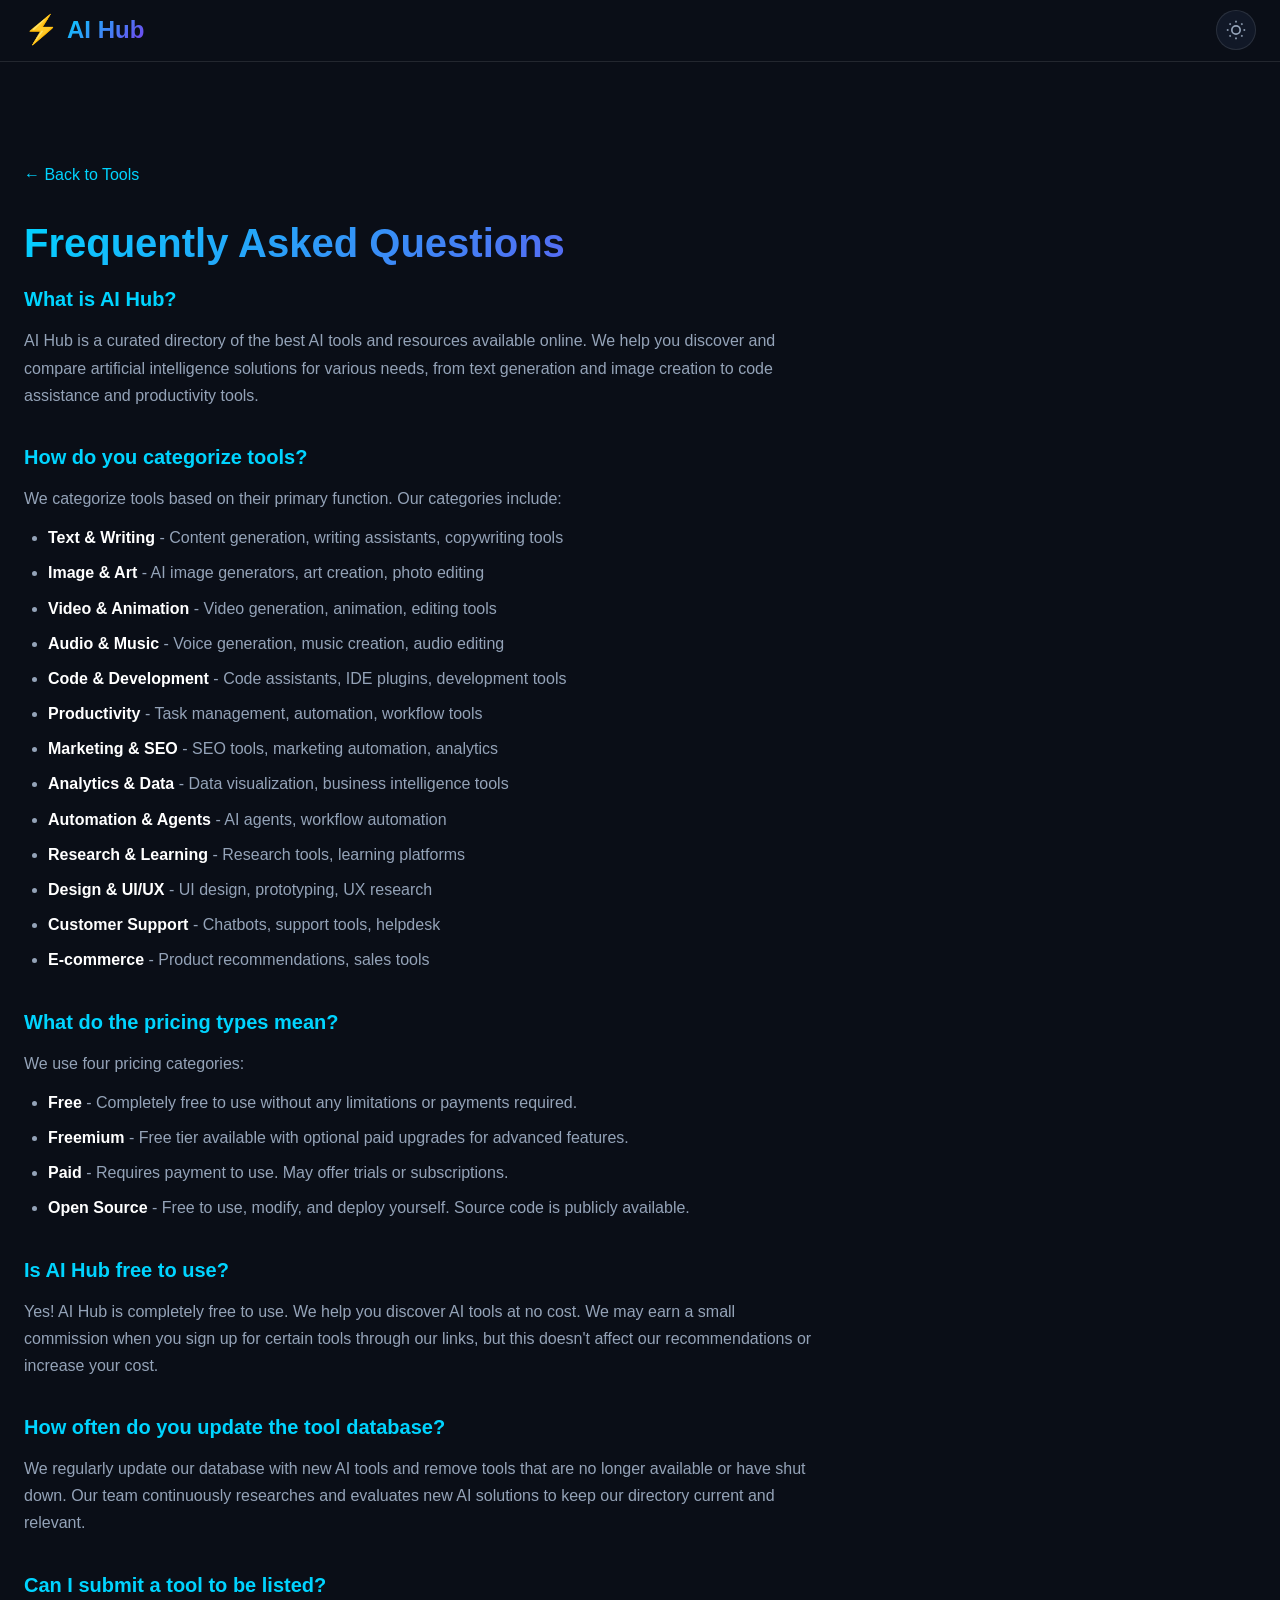
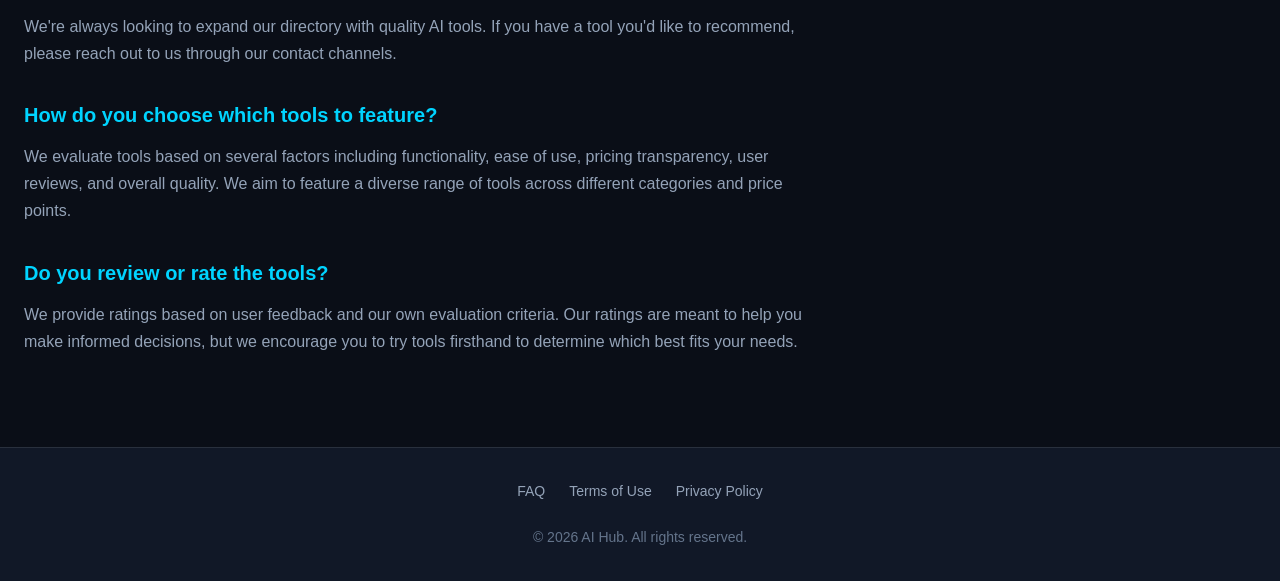
<file: faq.html>
<!DOCTYPE html>
<html lang="en">
<head>
    <meta charset="UTF-8">
    <meta name="viewport" content="width=device-width, initial-scale=1.0">
    <meta name="description" content="AI Hub FAQ - Frequently asked questions about our AI tools directory.">
    <meta name="robots" content="index, follow">
    
    <title>FAQ - AI Hub</title>
    
    <link rel="canonical" href="https://yourusername.github.io/ai-hub/faq.html">
    <link rel="stylesheet" href="styles.css">
    
    <!-- Favicon -->
    <link rel="icon" type="image/svg+xml" href="data:image/svg+xml,<svg xmlns='http://www.w3.org/2000/svg' viewBox='0 0 100 100'><rect fill='%2300d4ff' rx='20' width='100' height='100'/><text y='.9em' x='50%' text-anchor='middle' font-size='70'>⚡</text></svg>">
</head>
<body>
    <!-- Sticky Header -->
    <header class="sticky-header">
        <div class="sticky-left">
            <a href="index.html" class="logo">
                <span class="logo-icon">⚡</span>
                <span class="logo-text">AI Hub</span>
            </a>
        </div>
        <div class="sticky-right">
            <button class="theme-toggle" id="themeToggle" aria-label="Toggle theme">
                <svg class="sun-icon" width="20" height="20" viewBox="0 0 24 24" fill="none" stroke="currentColor" stroke-width="2">
                    <circle cx="12" cy="12" r="5"></circle>
                    <line x1="12" y1="1" x2="12" y2="3"></line>
                    <line x1="12" y1="21" x2="12" y2="23"></line>
                    <line x1="4.22" y1="4.22" x2="5.64" y2="5.64"></line>
                    <line x1="18.36" y1="18.36" x2="19.78" y2="19.78"></line>
                    <line x1="1" y1="12" x2="3" y2="12"></line>
                    <line x1="21" y1="12" x2="23" y2="12"></line>
                    <line x1="4.22" y1="19.78" x2="5.64" y2="18.36"></line>
                    <line x1="18.36" y1="5.64" x2="19.78" y2="4.22"></line>
                </svg>
                <svg class="moon-icon" width="20" height="20" viewBox="0 0 24 24" fill="none" stroke="currentColor" stroke-width="2">
                    <path d="M21 12.79A9 9 0 1 1 11.21 3 7 7 0 0 0 21 12.79z"></path>
                </svg>
            </button>
        </div>
    </header>

    <!-- Main Content -->
    <main class="legal-main">
        <div class="container">
            <a href="index.html" class="back-link">← Back to Tools</a>
            <div class="legal-content">
                <h1>Frequently Asked Questions</h1>
<section>
                    <h2>What is AI Hub?</h2>
                    <p>AI Hub is a curated directory of the best AI tools and resources available online. We help you discover and compare artificial intelligence solutions for various needs, from text generation and image creation to code assistance and productivity tools.</p>
                </section>

                <section>
                    <h2>How do you categorize tools?</h2>
                    <p>We categorize tools based on their primary function. Our categories include:</p>
                    <ul>
                        <li><strong>Text & Writing</strong> - Content generation, writing assistants, copywriting tools</li>
                        <li><strong>Image & Art</strong> - AI image generators, art creation, photo editing</li>
                        <li><strong>Video & Animation</strong> - Video generation, animation, editing tools</li>
                        <li><strong>Audio & Music</strong> - Voice generation, music creation, audio editing</li>
                        <li><strong>Code & Development</strong> - Code assistants, IDE plugins, development tools</li>
                        <li><strong>Productivity</strong> - Task management, automation, workflow tools</li>
                        <li><strong>Marketing & SEO</strong> - SEO tools, marketing automation, analytics</li>
                        <li><strong>Analytics & Data</strong> - Data visualization, business intelligence tools</li>
                        <li><strong>Automation & Agents</strong> - AI agents, workflow automation</li>
                        <li><strong>Research & Learning</strong> - Research tools, learning platforms</li>
                        <li><strong>Design & UI/UX</strong> - UI design, prototyping, UX research</li>
                        <li><strong>Customer Support</strong> - Chatbots, support tools, helpdesk</li>
                        <li><strong>E-commerce</strong> - Product recommendations, sales tools</li>
                    </ul>
                </section>

                <section>
                    <h2>What do the pricing types mean?</h2>
                    <p>We use four pricing categories:</p>
                    <ul>
                        <li><strong>Free</strong> - Completely free to use without any limitations or payments required.</li>
                        <li><strong>Freemium</strong> - Free tier available with optional paid upgrades for advanced features.</li>
                        <li><strong>Paid</strong> - Requires payment to use. May offer trials or subscriptions.</li>
                        <li><strong>Open Source</strong> - Free to use, modify, and deploy yourself. Source code is publicly available.</li>
                    </ul>
                </section>

                <section>
                    <h2>Is AI Hub free to use?</h2>
                    <p>Yes! AI Hub is completely free to use. We help you discover AI tools at no cost. We may earn a small commission when you sign up for certain tools through our links, but this doesn't affect our recommendations or increase your cost.</p>
                </section>

                <section>
                    <h2>How often do you update the tool database?</h2>
                    <p>We regularly update our database with new AI tools and remove tools that are no longer available or have shut down. Our team continuously researches and evaluates new AI solutions to keep our directory current and relevant.</p>
                </section>

                <section>
                    <h2>Can I submit a tool to be listed?</h2>
                    <p>We're always looking to expand our directory with quality AI tools. If you have a tool you'd like to recommend, please reach out to us through our contact channels.</p>
                </section>

                <section>
                    <h2>How do you choose which tools to feature?</h2>
                    <p>We evaluate tools based on several factors including functionality, ease of use, pricing transparency, user reviews, and overall quality. We aim to feature a diverse range of tools across different categories and price points.</p>
                </section>

                <section>
                    <h2>Do you review or rate the tools?</h2>
                    <p>We provide ratings based on user feedback and our own evaluation criteria. Our ratings are meant to help you make informed decisions, but we encourage you to try tools firsthand to determine which best fits your needs.</p>
                </section>

            </div>
        </div>
    </main>

    <!-- Footer -->
    <footer class="footer">
        <div class="container">
            <div class="footer-content">
                <div class="footer-links">
                    <a href="faq.html" class="footer-link">FAQ</a>
                    <a href="terms.html" class="footer-link">Terms of Use</a>
                    <a href="privacy.html" class="footer-link">Privacy Policy</a>
                </div>
                <div class="footer-copyright">
                    <p>&copy; 2026 AI Hub. All rights reserved.</p>
                </div>
            </div>
        </div>
    </footer>

    <!-- Back to Top Button -->
    <button id="backToTop" aria-label="Back to top" style="display:none;position:fixed;bottom:20px;right:20px;width:40px;height:40px;border-radius:50%;border:none;background:linear-gradient(135deg, #00d4ff, #7c3aed);color:white;cursor:pointer;z-index:9999;align-items:center;justify-content:center;">
        <svg width="20" height="20" viewBox="0 0 24 24" fill="none" stroke="currentColor" stroke-width="2">
            <polyline points="18 15 12 9 6 15"></polyline>
        </svg>
    </button>

    <script>
        // Initialize page
        document.addEventListener('DOMContentLoaded', () => {
            initTheme();
        });

        // Theme toggle
        function initTheme() {
            const themeToggle = document.getElementById('themeToggle');
            const savedTheme = localStorage.getItem('theme') || 'dark';
            
            document.documentElement.setAttribute('data-theme', savedTheme);
            updateThemeIcon(savedTheme);
            
            themeToggle.addEventListener('click', () => {
                const currentTheme = document.documentElement.getAttribute('data-theme');
                const newTheme = currentTheme === 'dark' ? 'light' : 'dark';
                document.documentElement.setAttribute('data-theme', newTheme);
                localStorage.setItem('theme', newTheme);
                updateThemeIcon(newTheme);
            });
        }

        function updateThemeIcon(theme) {
            const themeToggle = document.getElementById('themeToggle');
            const sunIcon = themeToggle.querySelector('.sun-icon');
            const moonIcon = themeToggle.querySelector('.moon-icon');
            if (theme === 'dark') {
                sunIcon.style.display = 'block';
                moonIcon.style.display = 'none';
            } else {
                sunIcon.style.display = 'none';
                moonIcon.style.display = 'block';
            }
        }

        // Back to Top button
        const backToTopBtn = document.getElementById('backToTop');
        window.addEventListener('scroll', () => {
            backToTopBtn.style.display = window.scrollY > 300 ? 'flex' : 'none';
        });
        backToTopBtn.addEventListener('click', () => {
            window.scrollTo({ top: 0, behavior: 'smooth' });
        });
    </script>
</body>
</html>
</file>
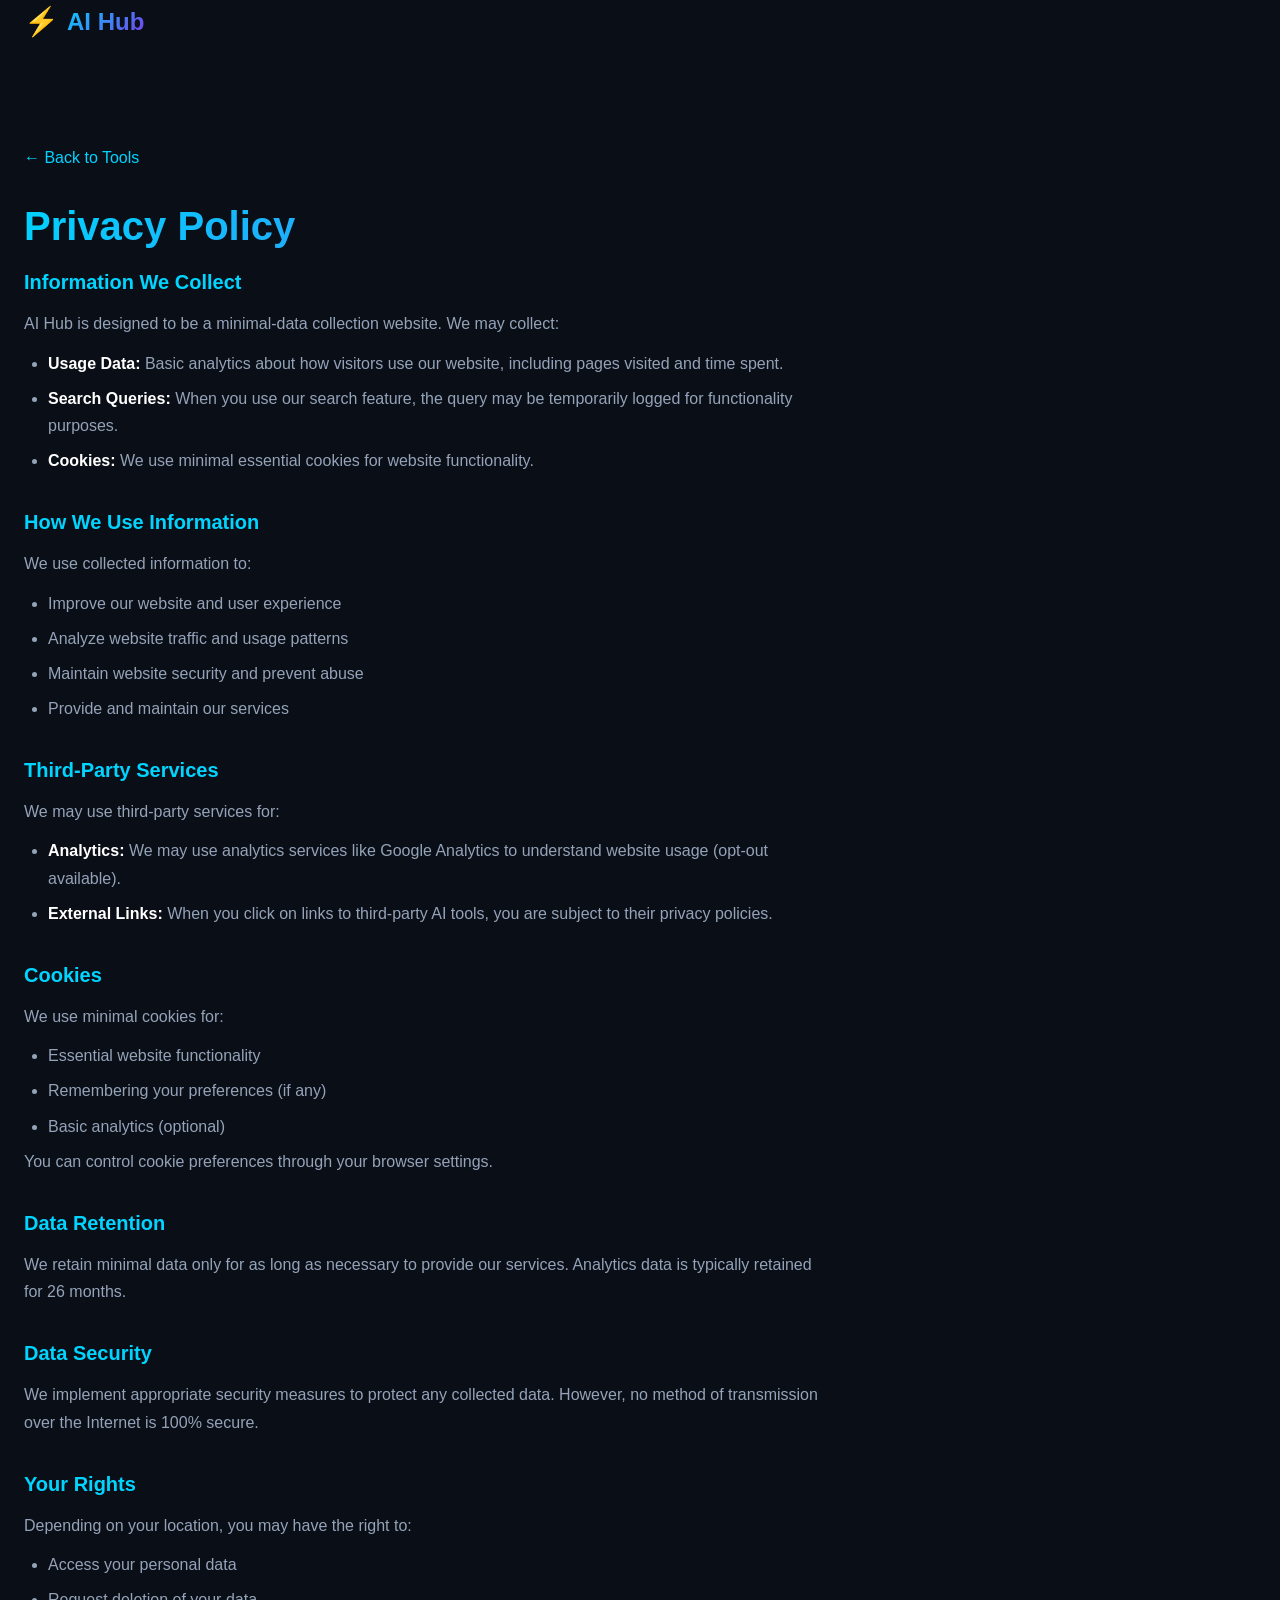
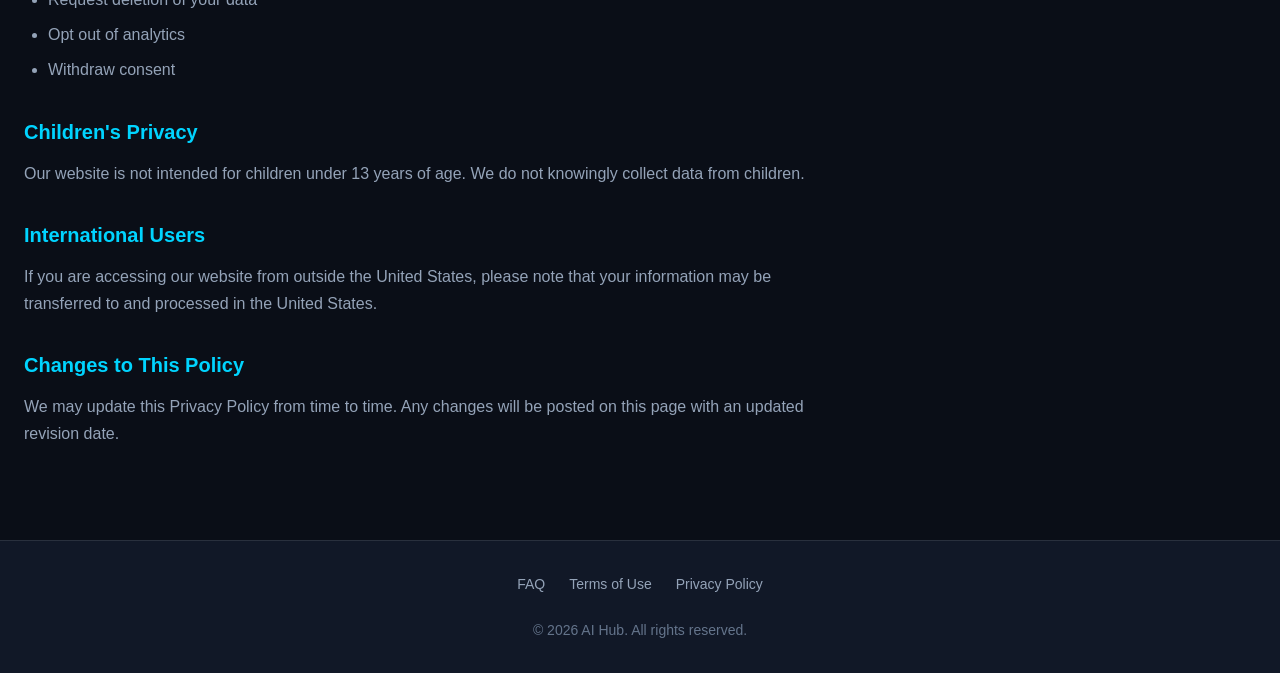
<file: privacy.html>
<!DOCTYPE html>
<html lang="en">
<head>
    <meta charset="UTF-8">
    <meta name="viewport" content="width=device-width, initial-scale=1.0">
    <meta name="description" content="Privacy Policy for AI Hub - Learn how we collect, use, and protect your information.">
    <meta name="robots" content="noindex, follow">
    <title>Privacy Policy - AI Hub</title>
    <link rel="stylesheet" href="styles.css">
    <link rel="icon" type="image/svg+xml" href="data:image/svg+xml,<svg xmlns='http://www.w3.org/2000/svg' viewBox='0 0 100 100'><rect fill='%2300d4ff' rx='20' width='100' height='100'/><text y='.9em' x='50%' text-anchor='middle' font-size='70'>🤖</text></svg>">
</head>
<body>
    <header class="header">
        <div class="container">
            <div class="nav-wrapper">
                <a href="index.html" class="logo">
                    <span class="logo-icon">⚡</span>
                    <span class="logo-text">AI Hub</span>
                </a>
                <nav class="nav">
                    <a href="index.html" class="nav-link">Tools</a>
                </nav>
            </div>
        </div>
    </header>

    <main class="legal-main">
        <div class="container">
            <a href="index.html" class="back-link">← Back to Tools</a>
            <h1>Privacy Policy</h1>

            <div class="legal-content">
                <section>
                    <h2>Information We Collect</h2>
                    <p>AI Hub is designed to be a minimal-data collection website. We may collect:</p>
                    <ul>
                        <li><strong>Usage Data:</strong> Basic analytics about how visitors use our website, including pages visited and time spent.</li>
                        <li><strong>Search Queries:</strong> When you use our search feature, the query may be temporarily logged for functionality purposes.</li>
                        <li><strong>Cookies:</strong> We use minimal essential cookies for website functionality.</li>
                    </ul>
                </section>

                <section>
                    <h2>How We Use Information</h2>
                    <p>We use collected information to:</p>
                    <ul>
                        <li>Improve our website and user experience</li>
                        <li>Analyze website traffic and usage patterns</li>
                        <li>Maintain website security and prevent abuse</li>
                        <li>Provide and maintain our services</li>
                    </ul>
                </section>

                <section>
                    <h2>Third-Party Services</h2>
                    <p>We may use third-party services for:</p>
                    <ul>
                        <li><strong>Analytics:</strong> We may use analytics services like Google Analytics to understand website usage (opt-out available).</li>
                        <li><strong>External Links:</strong> When you click on links to third-party AI tools, you are subject to their privacy policies.</li>
                    </ul>
                </section>

                <section>
                    <h2>Cookies</h2>
                    <p>We use minimal cookies for:</p>
                    <ul>
                        <li>Essential website functionality</li>
                        <li>Remembering your preferences (if any)</li>
                        <li>Basic analytics (optional)</li>
                    </ul>
                    <p>You can control cookie preferences through your browser settings.</p>
                </section>

                <section>
                    <h2>Data Retention</h2>
                    <p>We retain minimal data only for as long as necessary to provide our services. Analytics data is typically retained for 26 months.</p>
                </section>

                <section>
                    <h2>Data Security</h2>
                    <p>We implement appropriate security measures to protect any collected data. However, no method of transmission over the Internet is 100% secure.</p>
                </section>

                <section>
                    <h2>Your Rights</h2>
                    <p>Depending on your location, you may have the right to:</p>
                    <ul>
                        <li>Access your personal data</li>
                        <li>Request deletion of your data</li>
                        <li>Opt out of analytics</li>
                        <li>Withdraw consent</li>
                    </ul>
                </section>

                <section>
                    <h2>Children's Privacy</h2>
                    <p>Our website is not intended for children under 13 years of age. We do not knowingly collect data from children.</p>
                </section>

                <section>
                    <h2>International Users</h2>
                    <p>If you are accessing our website from outside the United States, please note that your information may be transferred to and processed in the United States.</p>
                </section>

                <section>
                    <h2>Changes to This Policy</h2>
                    <p>We may update this Privacy Policy from time to time. Any changes will be posted on this page with an updated revision date.</p>
                </section>
            </div>
        </div>
    </main>

    <footer class="footer">
        <div class="container">
            <div class="footer-content">
                <div class="footer-links">
                    <a href="faq.html" class="footer-link">FAQ</a>
                    <a href="terms.html" class="footer-link">Terms of Use</a>
                    <a href="privacy.html" class="footer-link">Privacy Policy</a>
                </div>
                <div class="footer-copyright">
                    <p>&copy; 2026 AI Hub. All rights reserved.</p>
                </div>
            </div>
        </div>
    </footer>

    <!-- Back to Top Button -->
    <button id="backToTop" aria-label="Back to top" style="display:none;position:fixed;bottom:20px;right:20px;width:40px;height:40px;border-radius:50%;border:none;background:linear-gradient(135deg, #00d4ff, #7c3aed);color:white;cursor:pointer;z-index:9999;align-items:center;justify-content:center;">
        <svg width="20" height="20" viewBox="0 0 24 24" fill="none" stroke="currentColor" stroke-width="2">
            <polyline points="18 15 12 9 6 15"></polyline>
        </svg>
    </button>

    <script>
        // Theme toggle
        document.addEventListener('DOMContentLoaded', () => {
            const themeToggle = document.getElementById('themeToggle');
            const savedTheme = localStorage.getItem('theme') || 'dark';
            document.documentElement.setAttribute('data-theme', savedTheme);
            updateThemeIcon(savedTheme, themeToggle);

            themeToggle.addEventListener('click', () => {
                const currentTheme = document.documentElement.getAttribute('data-theme');
                const newTheme = currentTheme === 'dark' ? 'light' : 'dark';
                document.documentElement.setAttribute('data-theme', newTheme);
                localStorage.setItem('theme', newTheme);
                updateThemeIcon(newTheme, themeToggle);
            });
        });

        function updateThemeIcon(theme, themeToggle) {
            const sunIcon = themeToggle.querySelector('.sun-icon');
            const moonIcon = themeToggle.querySelector('.moon-icon');
            if (theme === 'dark') {
                sunIcon.style.display = 'block';
                moonIcon.style.display = 'none';
            } else {
                sunIcon.style.display = 'none';
                moonIcon.style.display = 'block';
            }
        }

        // Back to Top button
        const backToTopBtn = document.getElementById('backToTop');
        window.addEventListener('scroll', () => {
            backToTopBtn.style.display = window.scrollY > 300 ? 'flex' : 'none';
        });
        backToTopBtn.addEventListener('click', () => {
            window.scrollTo({ top: 0, behavior: 'smooth' });
        });
    </script>
</body>
</html>
</file>
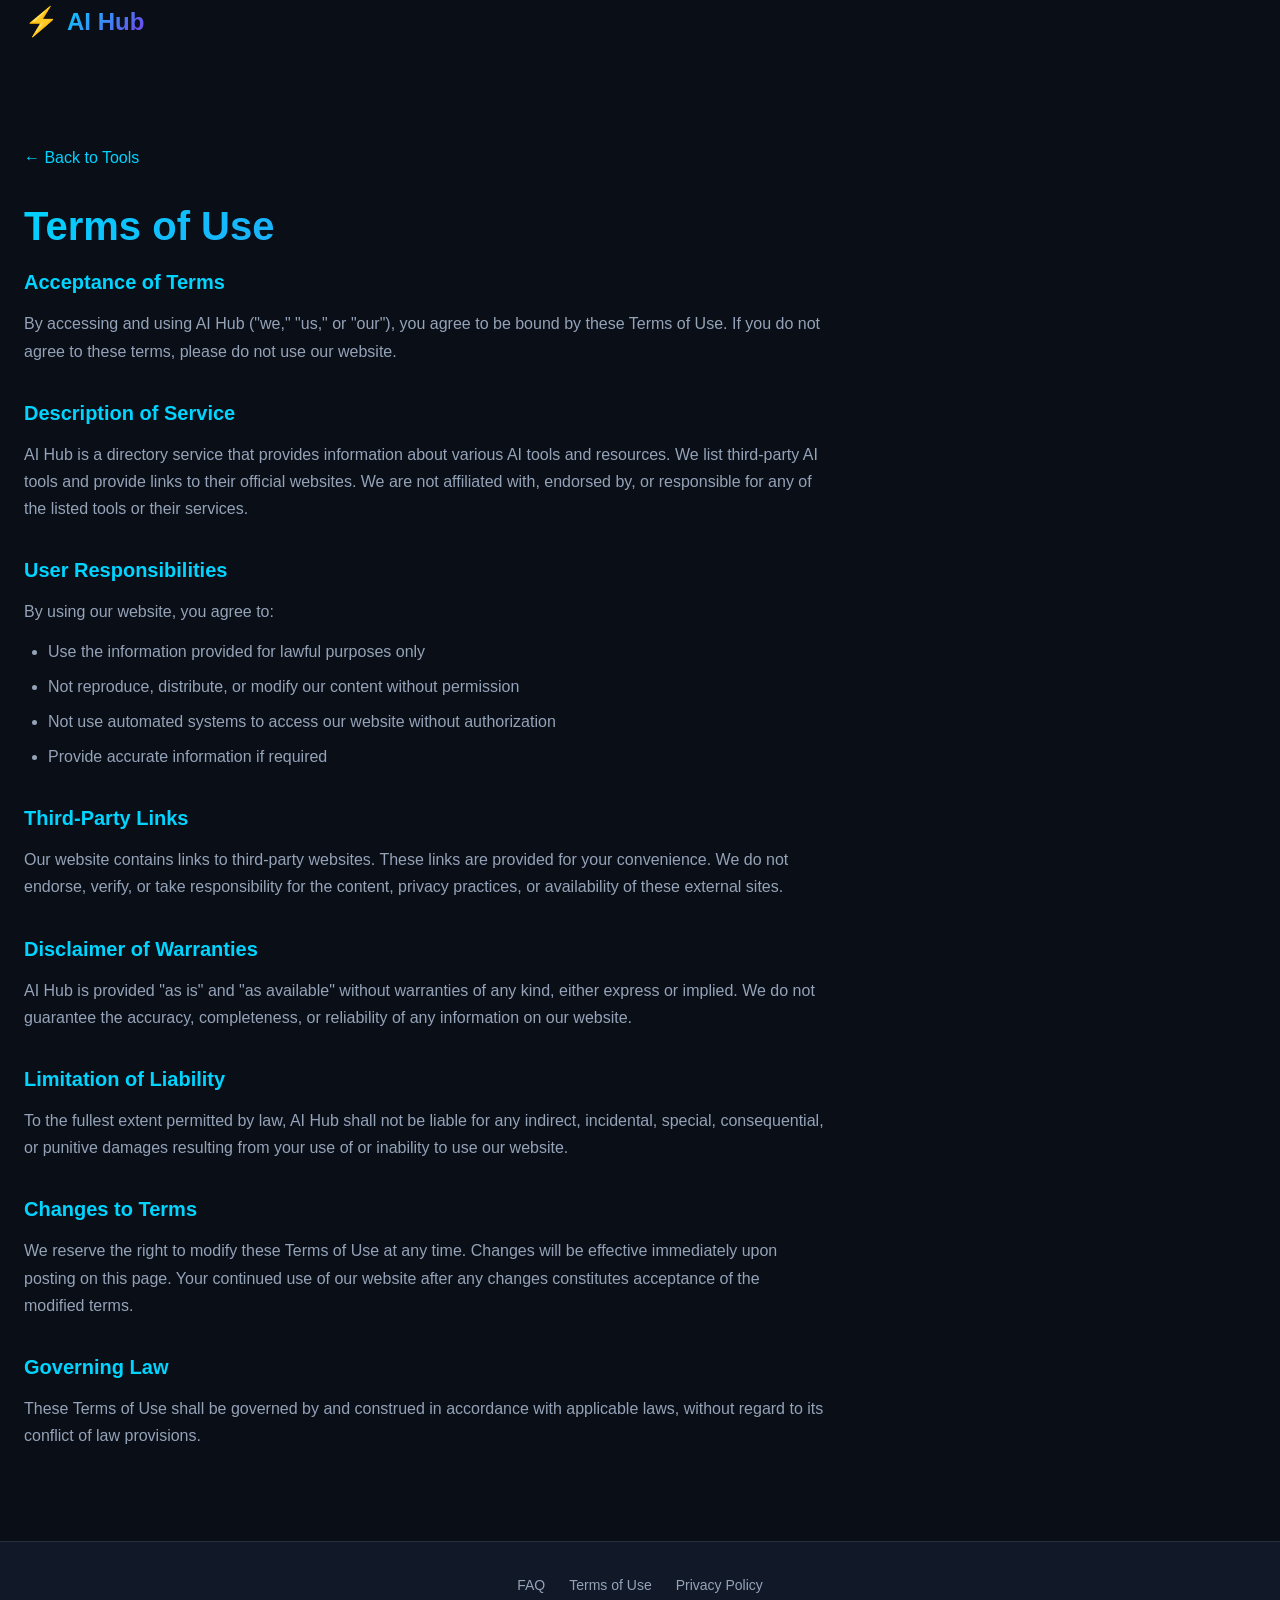
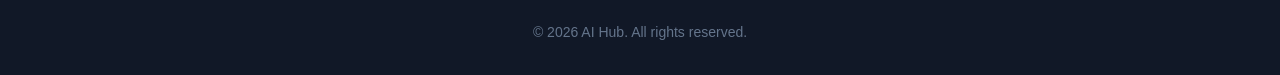
<file: terms.html>
<!DOCTYPE html>
<html lang="en">
<head>
    <meta charset="UTF-8">
    <meta name="viewport" content="width=device-width, initial-scale=1.0">
    <meta name="description" content="Terms of Use for AI Hub - Read our terms and conditions for using our AI tools directory.">
    <meta name="robots" content="noindex, follow">
    <title>Terms of Use - AI Hub</title>
    <link rel="stylesheet" href="styles.css">
    <link rel="icon" type="image/svg+xml" href="data:image/svg+xml,<svg xmlns='http://www.w3.org/2000/svg' viewBox='0 0 100 100'><rect fill='%2300d4ff' rx='20' width='100' height='100'/><text y='.9em' x='50%' text-anchor='middle' font-size='70'>🤖</text></svg>">
</head>
<body>
    <header class="header">
        <div class="container">
            <div class="nav-wrapper">
                <a href="index.html" class="logo">
                    <span class="logo-icon">⚡</span>
                    <span class="logo-text">AI Hub</span>
                </a>
                <nav class="nav">
                    <a href="index.html" class="nav-link">Tools</a>
                </nav>
            </div>
        </div>
    </header>

    <main class="legal-main">
        <div class="container">
            <a href="index.html" class="back-link">← Back to Tools</a>
            <h1>Terms of Use</h1>

            <div class="legal-content">
                <section>
                    <h2>Acceptance of Terms</h2>
                    <p>By accessing and using AI Hub ("we," "us," or "our"), you agree to be bound by these Terms of Use. If you do not agree to these terms, please do not use our website.</p>
                </section>

                <section>
                    <h2>Description of Service</h2>
                    <p>AI Hub is a directory service that provides information about various AI tools and resources. We list third-party AI tools and provide links to their official websites. We are not affiliated with, endorsed by, or responsible for any of the listed tools or their services.</p>
                </section>

                <section>
                    <h2>User Responsibilities</h2>
                    <p>By using our website, you agree to:</p>
                    <ul>
                        <li>Use the information provided for lawful purposes only</li>
                        <li>Not reproduce, distribute, or modify our content without permission</li>
                        <li>Not use automated systems to access our website without authorization</li>
                        <li>Provide accurate information if required</li>
                    </ul>
                </section>

                <section>
                    <h2>Third-Party Links</h2>
                    <p>Our website contains links to third-party websites. These links are provided for your convenience. We do not endorse, verify, or take responsibility for the content, privacy practices, or availability of these external sites.</p>
                </section>

                <section>
                    <h2>Disclaimer of Warranties</h2>
                    <p>AI Hub is provided "as is" and "as available" without warranties of any kind, either express or implied. We do not guarantee the accuracy, completeness, or reliability of any information on our website.</p>
                </section>

                <section>
                    <h2>Limitation of Liability</h2>
                    <p>To the fullest extent permitted by law, AI Hub shall not be liable for any indirect, incidental, special, consequential, or punitive damages resulting from your use of or inability to use our website.</p>
                </section>

                <section>
                    <h2>Changes to Terms</h2>
                    <p>We reserve the right to modify these Terms of Use at any time. Changes will be effective immediately upon posting on this page. Your continued use of our website after any changes constitutes acceptance of the modified terms.</p>
                </section>

                <section>
                    <h2>Governing Law</h2>
                    <p>These Terms of Use shall be governed by and construed in accordance with applicable laws, without regard to its conflict of law provisions.</p>
                </section>
            </div>
        </div>
    </main>

    <footer class="footer">
        <div class="container">
            <div class="footer-content">
                <div class="footer-links">
                    <a href="faq.html" class="footer-link">FAQ</a>
                    <a href="terms.html" class="footer-link">Terms of Use</a>
                    <a href="privacy.html" class="footer-link">Privacy Policy</a>
                </div>
                <div class="footer-copyright">
                    <p>&copy; 2026 AI Hub. All rights reserved.</p>
                </div>
            </div>
        </div>
    </footer>

    <!-- Back to Top Button -->
    <button id="backToTop" aria-label="Back to top" style="display:none;position:fixed;bottom:20px;right:20px;width:40px;height:40px;border-radius:50%;border:none;background:linear-gradient(135deg, #00d4ff, #7c3aed);color:white;cursor:pointer;z-index:9999;align-items:center;justify-content:center;">
        <svg width="20" height="20" viewBox="0 0 24 24" fill="none" stroke="currentColor" stroke-width="2">
            <polyline points="18 15 12 9 6 15"></polyline>
        </svg>
    </button>

    <script>
        // Theme toggle
        document.addEventListener('DOMContentLoaded', () => {
            const themeToggle = document.getElementById('themeToggle');
            const savedTheme = localStorage.getItem('theme') || 'dark';
            document.documentElement.setAttribute('data-theme', savedTheme);
            updateThemeIcon(savedTheme, themeToggle);

            themeToggle.addEventListener('click', () => {
                const currentTheme = document.documentElement.getAttribute('data-theme');
                const newTheme = currentTheme === 'dark' ? 'light' : 'dark';
                document.documentElement.setAttribute('data-theme', newTheme);
                localStorage.setItem('theme', newTheme);
                updateThemeIcon(newTheme, themeToggle);
            });
        });

        function updateThemeIcon(theme, themeToggle) {
            const sunIcon = themeToggle.querySelector('.sun-icon');
            const moonIcon = themeToggle.querySelector('.moon-icon');
            if (theme === 'dark') {
                sunIcon.style.display = 'block';
                moonIcon.style.display = 'none';
            } else {
                sunIcon.style.display = 'none';
                moonIcon.style.display = 'block';
            }
        }

        // Back to Top button
        const backToTopBtn = document.getElementById('backToTop');
        window.addEventListener('scroll', () => {
            backToTopBtn.style.display = window.scrollY > 300 ? 'flex' : 'none';
        });
        backToTopBtn.addEventListener('click', () => {
            window.scrollTo({ top: 0, behavior: 'smooth' });
        });
    </script>
</body>
</html>
</file>
<file: styles.css>
/* ===== CSS Variables ===== */
:root {
    /* Dark Theme (Default) */
    --bg-primary: #0a0e17;
    --bg-secondary: #111827;
    --bg-card: #1a2332;
    --bg-card-hover: #1f2a3d;
    --accent-primary: #00d4ff;
    --accent-secondary: #7c3aed;
    --accent-gradient: linear-gradient(135deg, #00d4ff 0%, #7c3aed 100%);
    --text-primary: #ffffff;
    --text-secondary: #94a3b8;
    --text-muted: #64748b;
    --border-color: rgba(255, 255, 255, 0.1);
    --success: #10b981;
    --warning: #f59e0b;
    --shadow-glow: 0 0 20px rgba(0, 212, 255, 0.3);
}

/* Light Mode */
[data-theme="light"] {
    --bg-primary: #f8fafc;
    --bg-secondary: #ffffff;
    --bg-card: #ffffff;
    --bg-card-hover: #f1f5f9;
    --text-primary: #0f172a;
    --text-secondary: #475569;
    --text-muted: #94a3b8;
    --border-color: rgba(0, 0, 0, 0.1);
    --shadow-glow: 0 0 20px rgba(0, 212, 255, 0.2);
}

[data-theme="light"] body {
    background-color: var(--bg-primary);
}

/* Spacing */
:root {
    --spacing-xs: 0.25rem;
    --spacing-sm: 0.5rem;
    --spacing-md: 1rem;
    --spacing-lg: 1.5rem;
    --spacing-xl: 2rem;
    --spacing-2xl: 3rem;
    
    /* Border Radius */
    --radius-sm: 0.375rem;
    --radius-md: 0.5rem;
    --radius-lg: 1rem;
    --radius-xl: 1.5rem;
    
    /* Transitions */
    --transition-fast: 150ms ease;
    --transition-normal: 300ms ease;
    --transition-slow: 500ms ease;
    
    /* Shadows */
    --shadow-sm: 0 2px 4px rgba(0, 0, 0, 0.3);
    --shadow-md: 0 4px 6px rgba(0, 0, 0, 0.4);
    --shadow-lg: 0 10px 25px rgba(0, 0, 0, 0.5);
}

/* ===== Reset & Base ===== */
*, *::before, *::after {
    box-sizing: border-box;
    margin: 0;
    padding: 0;
}

html {
    scroll-behavior: smooth;
    -webkit-font-smoothing: antialiased;
    -moz-osx-font-smoothing: grayscale;
}

body {
    font-family: 'Inter', -apple-system, BlinkMacSystemFont, 'Segoe UI', Roboto, sans-serif;
    background-color: var(--bg-primary);
    color: var(--text-primary);
    line-height: 1.6;
    min-height: 100vh;
    transition: background-color var(--transition-normal), color var(--transition-normal);
}

a {
    text-decoration: none;
    color: inherit;
    transition: color var(--transition-fast);
}

ul, ol {
    list-style: none;
}

/* ===== Container ===== */
.container {
    width: 100%;
    max-width: 1400px;
    margin: 0 auto;
    padding: 0 var(--spacing-lg);
}

/* ===== Sticky Header ===== */
.sticky-header {
    position: sticky;
    top: 0;
    z-index: 1000;
    display: flex;
    justify-content: space-between;
    align-items: center;
    padding: 0.5rem var(--spacing-lg);
    background: var(--bg-primary);
    backdrop-filter: blur(12px);
    border-bottom: 1px solid var(--border-color);
}

[data-theme="light"] .sticky-header {
    background: rgba(248, 250, 252, 0.95);
}

.sticky-left {
    display: flex;
    align-items: center;
}

.sticky-right {
    display: flex;
    align-items: center;
}

.logo {
    display: flex;
    align-items: center;
    gap: var(--spacing-sm);
    font-size: 1.5rem;
    font-weight: 700;
}

.logo-icon {
    font-size: 1.75rem;
    animation: pulse 2s ease-in-out infinite;
}

@keyframes pulse {
    0%, 100% { transform: scale(1); }
    50% { transform: scale(1.1); }
}

.logo-text {
    background: var(--accent-gradient);
    -webkit-background-clip: text;
    -webkit-text-fill-color: transparent;
    background-clip: text;
}

.header-actions {
    display: flex;
    align-items: center;
    gap: var(--spacing-md);
}

.nav {
    display: none; /* Hidden since we removed the nav links */
}

.nav-link {
    position: relative;
    padding: var(--spacing-sm) var(--spacing-md);
    font-weight: 600;
    color: var(--text-secondary);
    transition: color var(--transition-fast);
}

.nav-link:hover,
.nav-link.active {
    color: var(--accent-primary);
}

.nav-link::after {
    content: '';
    position: absolute;
    bottom: 0;
    left: 50%;
    width: 0;
    height: 2px;
    background: var(--accent-gradient);
    transition: all var(--transition-normal);
    transform: translateX(-50%);
}

.nav-link:hover::after,
.nav-link.active::after {
    width: 100%;
}

.header-actions {
    display: flex;
    align-items: center;
    gap: var(--spacing-md);
}

/* Theme Toggle */
.theme-toggle {
    display: flex;
    align-items: center;
    justify-content: center;
    width: 40px;
    height: 40px;
    border-radius: 50%;
    background: var(--bg-secondary);
    border: 1px solid var(--border-color);
    cursor: pointer;
    transition: all var(--transition-fast);
    color: var(--text-secondary);
}

.theme-toggle:hover {
    border-color: var(--accent-primary);
    color: var(--accent-primary);
}

.theme-toggle .sun-icon {
    display: none;
}

.theme-toggle .moon-icon {
    display: block;
}

[data-theme="light"] .theme-toggle .sun-icon {
    display: block;
}

[data-theme="light"] .theme-toggle .moon-icon {
    display: none;
}

/* Mobile Menu Button */
.mobile-menu-btn {
    display: none;
    flex-direction: column;
    justify-content: center;
    gap: 5px;
    width: 30px;
    height: 30px;
}

.mobile-menu-btn span {
    display: block;
    width: 100%;
    height: 2px;
    background: var(--text-primary);
    transition: all var(--transition-fast);
}

.mobile-menu-btn.active span:nth-child(1) {
    transform: rotate(45deg) translate(5px, 5px);
}

.mobile-menu-btn.active span:nth-child(2) {
    opacity: 0;
}

.mobile-menu-btn.active span:nth-child(3) {
    transform: rotate(-45deg) translate(5px, -5px);
}

/* ===== Hero Section ===== */
.hero {
    position: relative;
    overflow: hidden;
    padding: 6px 0 10px;
}

/* ===== Sticky Toolbar ===== */
.sticky-toolbar {
    position: sticky;
    top: 52px;
    z-index: 998;
    background: var(--bg-primary);
    padding: var(--spacing-sm) 0 0 0;
}

[data-theme="light"] .sticky-toolbar {
    background: rgba(248, 250, 252, 0.98);
}

.sticky-toolbar .search-wrapper {
    margin-bottom: var(--spacing-md);
}

.hero-bg {
    position: absolute;
    top: 0;
    left: 0;
    right: 0;
    bottom: 0;
    background: 
        radial-gradient(ellipse at 20% 20%, rgba(0, 212, 255, 0.15) 0%, transparent 50%),
        radial-gradient(ellipse at 80% 80%, rgba(124, 58, 237, 0.15) 0%, transparent 50%);
    z-index: -1;
}

.hero-bg::before {
    content: '';
    position: absolute;
    top: 0;
    left: 0;
    right: 0;
    bottom: 0;
    background-image: 
        linear-gradient(rgba(0, 212, 255, 0.03) 1px, transparent 1px),
        linear-gradient(90deg, rgba(0, 212, 255, 0.03) 1px, transparent 1px);
    background-size: 50px 50px;
    animation: gridMove 20s linear infinite;
}

[data-theme="light"] .hero-bg::before {
    background-image: 
        linear-gradient(rgba(0, 212, 255, 0.05) 1px, transparent 1px),
        linear-gradient(90deg, rgba(0, 212, 255, 0.05) 1px, transparent 1px);
}

@keyframes gridMove {
    0% { transform: translateY(0); }
    100% { transform: translateY(50px); }
}

.hero-title {
    font-size: clamp(2.5rem, 6vw, 3.5rem);
    font-weight: 800;
    line-height: 1.15;
    text-align: center;
    margin-bottom: var(--spacing-sm);
}

.gradient-text {
    background: var(--accent-gradient);
    -webkit-background-clip: text;
    -webkit-text-fill-color: transparent;
    background-clip: text;
}

.hero-subtitle {
    text-align: center;
    font-size: 1.25rem;
    color: var(--text-secondary);
    max-width: 600px;
    margin: 0 auto var(--spacing-xl);
}

/* Search */
.search-wrapper {
    position: relative;
    max-width: 600px;
    margin: 2px auto 0;
}

.search-input {
    width: 100%;
    padding: var(--spacing-md) var(--spacing-xl);
    padding-left: 50px;
    font-size: 1rem;
    color: var(--text-primary);
    background: var(--bg-secondary);
    border: 1px solid var(--border-color);
    border-radius: var(--radius-xl);
    outline: none;
    transition: all var(--transition-fast);
}

.search-input:focus {
    border-color: var(--accent-primary);
    box-shadow: var(--shadow-glow);
}

.search-input::placeholder {
    color: var(--text-muted);
}

.search-icon {
    position: absolute;
    left: 18px;
    top: 50%;
    transform: translateY(-50%);
    font-size: 1.25rem;
}

/* Stats */
.stats {
    display: flex;
    justify-content: center;
    gap: var(--spacing-sm);
    flex-wrap: wrap;
    margin-bottom: 3px;
}

.stat-item {
    text-align: center;
    padding: var(--spacing-xs) var(--spacing-sm);
    background: var(--bg-card);
    border: 1px solid var(--border-color);
    border-radius: var(--radius-sm);
    min-width: 60px;
}

.stat-number {
    display: block;
    font-size: 0.875rem;
    font-weight: 700;
    background: var(--accent-gradient);
    -webkit-background-clip: text;
    -webkit-text-fill-color: transparent;
    background-clip: text;
    line-height: 1.1;
    margin-bottom: -2px;
}

.stat-label {
    font-size: 0.5rem;
    color: var(--text-muted);
    text-transform: uppercase;
    letter-spacing: 0.5px;
    line-height: 1;
}

/* ===== Filters ===== */
.filters-section {
    padding: 0;
    border-bottom: none;
}

.filters {
    display: flex;
    align-items: center;
    justify-content: space-between;
    flex-wrap: wrap;
    gap: var(--spacing-lg);
    margin-bottom: var(--spacing-md);
}

.filter-group {
    display: flex;
    gap: var(--spacing-sm);
    flex-wrap: wrap;
}

.filter-btn {
    padding: var(--spacing-sm) var(--spacing-lg);
    font-size: 0.875rem;
    font-weight: 600;
    color: var(--text-secondary);
    background: var(--bg-secondary);
    border: 1px solid var(--border-color);
    border-radius: var(--radius-lg);
    transition: all var(--transition-fast);
}

.filter-btn:hover {
    border-color: var(--accent-primary);
    color: var(--accent-primary);
}

.filter-btn.active {
    background: var(--accent-gradient);
    color: var(--text-primary);
    border-color: transparent;
}

.category-select {
    padding: var(--spacing-sm) var(--spacing-lg);
    font-size: 0.875rem;
    color: var(--text-primary);
    background: var(--bg-secondary);
    border: 1px solid var(--border-color);
    border-radius: var(--radius-lg);
    outline: none;
    cursor: pointer;
    transition: border-color var(--transition-fast);
}

.category-select:focus {
    border-color: var(--accent-primary);
}

.category-select option {
    background: var(--bg-secondary);
    color: var(--text-primary);
}

.results-count {
    color: var(--text-muted);
    font-size: 0.5rem;
    margin-top: 3px;
}

/* ===== Main Content ===== */
.main-content {
    padding: var(--spacing-md) 0;
    min-height: 50vh;
}

.tools-grid {
    display: grid;
    grid-template-columns: repeat(auto-fill, minmax(320px, 1fr));
    gap: var(--spacing-lg);
}

/* ===== Tool Card ===== */
.tool-card {
    background: var(--bg-card);
    border: 1px solid var(--border-color);
    border-radius: var(--radius-lg);
    overflow: hidden;
    transition: all var(--transition-normal);
    animation: fadeInUp 0.5s ease forwards;
    opacity: 0;
}

@keyframes fadeInUp {
    from {
        opacity: 0;
        transform: translateY(20px);
    }
    to {
        opacity: 1;
        transform: translateY(0);
    }
}

.tool-card:hover {
    transform: translateY(-5px);
    border-color: var(--accent-primary);
    box-shadow: var(--shadow-lg), var(--shadow-glow);
}

.tool-card-link {
    display: block;
    padding: var(--spacing-lg);
}

.tool-icon-wrapper {
    width: 64px;
    height: 64px;
    margin-bottom: var(--spacing-md);
    border-radius: var(--radius-md);
    overflow: hidden;
    background: var(--bg-secondary);
    display: flex;
    align-items: center;
    justify-content: center;
    border: 1px solid var(--border-color);
}

.tool-icon-emoji {
    font-size: 2rem;
    line-height: 1;
}

.tool-content {
    flex: 1;
}

.tool-header {
    display: flex;
    align-items: flex-start;
    justify-content: space-between;
    gap: var(--spacing-sm);
    margin-bottom: var(--spacing-sm);
}

.tool-name {
    font-size: 1.125rem;
    font-weight: 600;
    color: var(--text-primary);
    line-height: 1.3;
}

.tool-tag {
    flex-shrink: 0;
    padding: 2px 10px;
    font-size: 0.75rem;
    font-weight: 600;
    border-radius: var(--radius-sm);
    text-transform: uppercase;
    letter-spacing: 0.5px;
}

.tag-free {
    background: rgba(16, 185, 129, 0.2);
    color: var(--success);
}

.tag-paid {
    background: rgba(124, 58, 237, 0.2);
    color: var(--accent-secondary);
}

.tag-freemium {
    background: rgba(245, 158, 11, 0.2);
    color: var(--warning);
}

.tag-opensource {
    background: rgba(59, 130, 246, 0.2);
    color: #3b82f6;
}

.tool-description {
    font-size: 0.875rem;
    color: var(--text-secondary);
    line-height: 1.5;
    margin-bottom: var(--spacing-md);
    display: -webkit-box;
    -webkit-line-clamp: 2;
    -webkit-box-orient: vertical;
    overflow: hidden;
}

.tool-tags {
    display: flex;
    flex-wrap: wrap;
    gap: var(--spacing-xs);
}

.tool-tag-item {
    padding: 2px 8px;
    font-size: 0.75rem;
    color: var(--text-muted);
    background: var(--bg-secondary);
    border-radius: var(--radius-sm);
}

/* ===== Loading & No Results ===== */
.loading {
    display: flex;
    justify-content: center;
    padding: var(--spacing-2xl);
}

.spinner {
    width: 40px;
    height: 40px;
    border: 3px solid var(--border-color);
    border-top-color: var(--accent-primary);
    border-radius: 50%;
    animation: spin 0.8s linear infinite;
}

@keyframes spin {
    to { transform: rotate(360deg); }
}

.no-results {
    text-align: center;
    padding: var(--spacing-2xl);
}

.no-results-icon {
    font-size: 3rem;
    margin-bottom: var(--spacing-md);
}

.no-results h3 {
    font-size: 1.5rem;
    margin-bottom: var(--spacing-sm);
}

.no-results p {
    color: var(--text-secondary);
}

/* ===== Pagination ===== */
.pagination {
    display: flex;
    align-items: center;
    justify-content: center;
    gap: var(--spacing-md);
    padding: var(--spacing-xl) 0;
    margin-top: var(--spacing-lg);
}

.page-btn {
    display: inline-flex;
    align-items: center;
    gap: var(--spacing-xs);
    padding: var(--spacing-sm) var(--spacing-md);
    font-size: 0.875rem;
    font-weight: 500;
    color: var(--text-primary);
    background: var(--bg-card);
    border: 1px solid var(--border-color);
    border-radius: var(--radius-md);
    cursor: pointer;
    transition: all var(--transition-fast);
}

.page-btn:hover:not(:disabled) {
    background: var(--bg-card-hover);
    border-color: var(--accent-primary);
    color: var(--accent-primary);
}

.page-btn:disabled {
    opacity: 0.5;
    cursor: not-allowed;
}

.page-numbers {
    display: flex;
    align-items: center;
    gap: var(--spacing-xs);
}

.page-number {
    min-width: 40px;
    height: 40px;
    display: inline-flex;
    align-items: center;
    justify-content: center;
    font-size: 0.875rem;
    font-weight: 500;
    color: var(--text-secondary);
    background: var(--bg-card);
    border: 1px solid var(--border-color);
    border-radius: var(--radius-md);
    cursor: pointer;
    transition: all var(--transition-fast);
}

.page-number:hover {
    background: var(--bg-card-hover);
    border-color: var(--accent-primary);
    color: var(--accent-primary);
}

.page-number.active {
    background: var(--accent-gradient);
    border-color: transparent;
    color: var(--text-primary);
}

.page-dots {
    padding: 0 var(--spacing-xs);
    color: var(--text-muted);
}

@media (max-width: 600px) {
    .pagination {
        flex-wrap: wrap;
        gap: var(--spacing-sm);
    }

    .page-numbers {
        order: -1;
        width: 100%;
        justify-content: center;
        margin-bottom: var(--spacing-sm);
    }

    .page-btn {
        padding: var(--spacing-xs) var(--spacing-sm);
        font-size: 0.75rem;
    }

    .page-number {
        min-width: 36px;
        height: 36px;
        font-size: 0.75rem;
    }
}

/* ===== Footer ===== */
.footer {
    padding: var(--spacing-xl) 0;
    border-top: 1px solid var(--border-color);
    background: var(--bg-secondary);
}

.footer-content {
    display: flex;
    flex-direction: column;
    align-items: center;
    gap: var(--spacing-lg);
}

.footer-links {
    display: flex;
    flex-wrap: wrap;
    justify-content: center;
    gap: var(--spacing-lg);
}

.footer-link {
    color: var(--text-secondary);
    font-size: 0.875rem;
    transition: color var(--transition-fast);
}

.footer-link:hover {
    color: var(--accent-primary);
}

.footer-copyright {
    color: var(--text-muted);
    font-size: 0.875rem;
}

/* ===== Modal ===== */
.modal {
    position: fixed;
    top: 0;
    left: 0;
    right: 0;
    bottom: 0;
    background: rgba(0, 0, 0, 0.8);
    display: flex;
    align-items: center;
    justify-content: center;
    z-index: 2000;
    opacity: 0;
    visibility: hidden;
    transition: all var(--transition-normal);
}

.modal.active {
    opacity: 1;
    visibility: visible;
}

.modal-content {
    position: relative;
    max-width: 700px;
    width: 90%;
    max-height: 80vh;
    overflow-y: auto;
    padding: var(--spacing-xl);
    background: var(--bg-card);
    border: 1px solid var(--border-color);
    border-radius: var(--radius-lg);
}

.modal-close {
    position: absolute;
    top: var(--spacing-md);
    right: var(--spacing-md);
    font-size: 1.5rem;
    color: var(--text-secondary);
    transition: color var(--transition-fast);
}

.modal-close:hover {
    color: var(--text-primary);
}

.modal-content h2 {
    margin-bottom: var(--spacing-lg);
    font-size: 1.5rem;
}

.faq-item {
    margin-bottom: var(--spacing-lg);
    padding-bottom: var(--spacing-lg);
    border-bottom: 1px solid var(--border-color);
}

.faq-item:last-child {
    margin-bottom: 0;
    padding-bottom: 0;
    border-bottom: none;
}

.faq-item h3 {
    margin-bottom: var(--spacing-sm);
    color: var(--accent-primary);
}

.faq-item p {
    color: var(--text-secondary);
    line-height: 1.7;
}

/* ===== Legal Pages ===== */
.legal-main {
    padding: 100px 0 60px;
    min-height: 80vh;
}

.legal-main h1 {
    font-size: 2.5rem;
    margin-bottom: 0.5rem;
    background: var(--accent-gradient);
    -webkit-background-clip: text;
    -webkit-text-fill-color: transparent;
    background-clip: text;
}

.last-updated {
    color: var(--text-muted);
    font-size: 0.875rem;
    margin-bottom: 2rem;
}

.legal-content {
    max-width: 800px;
}

.legal-content section {
    margin-bottom: 2rem;
}

.legal-content h2 {
    font-size: 1.25rem;
    margin-bottom: 0.75rem;
    color: var(--accent-primary);
}

.legal-content p {
    color: var(--text-secondary);
    line-height: 1.7;
    margin-bottom: 0.75rem;
}

.legal-content ul {
    padding-left: 1.5rem;
    list-style: disc;
}

.legal-content li {
    color: var(--text-secondary);
    line-height: 1.7;
    margin-bottom: 0.5rem;
}

.legal-content strong {
    color: var(--text-primary);
}

/* ===== Detail Page ===== */
.detail-main {
    padding: 100px 0 60px;
    min-height: 80vh;
}

.loading-state,
.not-found-state {
    display: flex;
    flex-direction: column;
    align-items: center;
    justify-content: center;
    min-height: 50vh;
    gap: 1rem;
}

.not-found-state h1 {
    font-size: 2rem;
    margin-bottom: 0.5rem;
}

.not-found-state p {
    color: var(--text-secondary);
    margin-bottom: 1rem;
}

.back-link {
    display: inline-flex;
    align-items: center;
    gap: 0.5rem;
    color: var(--accent-primary);
    font-weight: 500;
    margin-bottom: 1.5rem;
    transition: opacity var(--transition-fast);
}

.back-link:hover {
    opacity: 0.8;
}

.tool-detail-header {
    margin-bottom: 2rem;
}

.tool-detail-hero {
    display: flex;
    gap: 2rem;
    align-items: flex-start;
    padding: 2rem;
    background: var(--bg-card);
    border: 1px solid var(--border-color);
    border-radius: var(--radius-lg);
}

.tool-detail-icon-wrapper {
    flex-shrink: 0;
    width: 120px;
    height: 120px;
    border-radius: var(--radius-md);
    overflow: hidden;
    background: var(--bg-secondary);
    display: flex;
    align-items: center;
    justify-content: center;
    border: 1px solid var(--border-color);
    font-size: 3rem;
}

.tool-detail-icon-emoji {
    font-size: 3rem;
}

.tool-detail-info {
    flex: 1;
}

.tool-detail-name {
    font-size: 2rem;
    font-weight: 700;
    margin-bottom: 0.75rem;
    background: var(--accent-gradient);
    -webkit-background-clip: text;
    -webkit-text-fill-color: transparent;
    background-clip: text;
}

.tool-detail-description {
    font-size: 1.125rem;
    color: var(--text-secondary);
    line-height: 1.7;
    margin-bottom: 1rem;
}

.tool-detail-meta {
    display: flex;
    flex-wrap: wrap;
    align-items: center;
    gap: 1rem;
}

.tool-category {
    padding: 2px 10px;
    font-size: 0.75rem;
    font-weight: 600;
    color: var(--accent-primary);
    background: rgba(0, 212, 255, 0.1);
    border-radius: var(--radius-sm);
}

.tool-rating {
    display: flex;
    align-items: center;
    gap: 0.5rem;
}

.rating-text {
    font-size: 0.875rem;
    color: var(--text-secondary);
}

.tool-detail-content {
    display: grid;
    grid-template-columns: 1fr 320px;
    gap: 2rem;
}

.detail-section {
    margin-bottom: 2rem;
}

.detail-section h2 {
    font-size: 1.25rem;
    margin-bottom: 1rem;
    color: var(--text-primary);
}

.features-list {
    display: grid;
    gap: 0.75rem;
}

.feature-item {
    display: flex;
    align-items: center;
    gap: 0.75rem;
    padding: 0.75rem 1rem;
    background: var(--bg-card);
    border: 1px solid var(--border-color);
    border-radius: var(--radius-md);
}

.feature-item svg {
    flex-shrink: 0;
    color: var(--success);
}

[data-theme="light"] .feature-item svg {
    color: #059669;
}

.use-cases-grid {
    display: flex;
    flex-wrap: wrap;
    gap: 0.75rem;
}

.use-case-item {
    padding: 0.5rem 1rem;
    font-size: 0.875rem;
    color: var(--text-primary);
    background: var(--bg-card);
    border: 1px solid var(--border-color);
    border-radius: var(--radius-md);
    transition: all var(--transition-fast);
}

.use-case-item:hover {
    border-color: var(--accent-primary);
    background: rgba(0, 212, 255, 0.1);
}

.tags-cloud {
    display: flex;
    flex-wrap: wrap;
    gap: 0.5rem;
}

.tags-cloud .tool-tag-item {
    padding: 4px 12px;
}

/* Sidebar */
.cta-card {
    padding: 1.5rem;
    background: linear-gradient(135deg, rgba(0, 212, 255, 0.1) 0%, rgba(124, 58, 237, 0.1) 100%);
    border: 1px solid var(--accent-primary);
    border-radius: var(--radius-lg);
    text-align: center;
    margin-bottom: 1.5rem;
}

.cta-card h3 {
    margin-bottom: 0.5rem;
    font-size: 1.125rem;
}

.cta-card p {
    color: var(--text-secondary);
    font-size: 0.875rem;
    margin-bottom: 1rem;
}

.cta-button {
    display: inline-flex;
    align-items: center;
    justify-content: center;
    gap: 0.5rem;
    width: 100%;
    padding: 0.875rem 1.5rem;
    font-size: 1rem;
    font-weight: 600;
    color: var(--text-primary);
    background: var(--accent-gradient);
    border-radius: var(--radius-md);
    transition: all var(--transition-fast);
}

.cta-button:hover {
    transform: translateY(-2px);
    box-shadow: var(--shadow-glow);
}

.cta-note {
    font-size: 0.75rem !important;
    margin-top: 0.75rem;
    color: var(--text-muted) !important;
}

.quick-info-card {
    padding: 1.5rem;
    background: var(--bg-card);
    border: 1px solid var(--border-color);
    border-radius: var(--radius-lg);
}

.quick-info-card h3 {
    margin-bottom: 1rem;
    font-size: 1rem;
}

.info-list {
    display: grid;
    gap: 0.75rem;
}

.info-item {
    display: flex;
    justify-content: space-between;
    padding-bottom: 0.75rem;
    border-bottom: 1px solid var(--border-color);
}

.info-item:last-child {
    padding-bottom: 0;
    border-bottom: none;
}

.info-item dt {
    color: var(--text-secondary);
    font-size: 0.875rem;
}

.info-item dd {
    font-weight: 600;
    font-size: 0.875rem;
}

/* ===== Back to Top Button ===== */
.back-to-top {
    position: fixed;
    bottom: 20px;
    right: 20px;
    width: 40px;
    height: 40px;
    display: flex;
    align-items: center;
    justify-content: center;
    background: var(--accent-gradient);
    border: none;
    border-radius: 50%;
    color: var(--text-primary);
    cursor: pointer;
    opacity: 0;
    visibility: hidden;
    transition: all var(--transition-normal);
    z-index: 999;
    box-shadow: var(--shadow-lg);
}

.back-to-top.visible {
    opacity: 1;
    visibility: visible;
}

.back-to-top:hover {
    transform: translateY(-3px);
    box-shadow: var(--shadow-glow);
}

/* ===== Responsive ===== */
@media (max-width: 900px) {
    .tool-detail-content {
        grid-template-columns: 1fr;
    }

    .tool-detail-hero {
        flex-direction: column;
        align-items: center;
        text-align: center;
    }

    .tool-detail-meta {
        justify-content: center;
    }
}

@media (max-width: 768px) {
    .nav {
        position: fixed;
        top: 70px;
        left: 0;
        right: 0;
        flex-direction: column;
        background: var(--bg-primary);
        border-bottom: 1px solid var(--border-color);
        padding: var(--spacing-lg);
        transform: translateX(-50%) translateY(-100%);
        opacity: 0;
        visibility: hidden;
        transition: all var(--transition-normal);
    }

    .nav.active {
        transform: translateX(-50%) translateY(0);
        opacity: 1;
        visibility: visible;
    }

    .header-actions {
        position: absolute;
        right: 60px;
    }

    .mobile-menu-btn {
        display: flex;
    }

    .hero {
        padding: 120px 0 60px;
    }

    .hero-title {
        font-size: 2rem;
    }

    .hero-subtitle {
        font-size: 1rem;
    }

    .stats {
        gap: var(--spacing-md);
    }

    .stat-item {
        min-width: 80px;
        padding: var(--spacing-sm) var(--spacing-md);
    }

    .stat-number {
        font-size: 1.5rem;
    }

    .filters {
        flex-direction: column;
        align-items: stretch;
    }

    .filter-group {
        justify-content: center;
    }

    .tools-grid {
        grid-template-columns: 1fr;
    }
}

@media (max-width: 600px) {
    .tool-detail-name {
        font-size: 1.5rem;
    }

    .tool-detail-icon-wrapper {
        width: 80px;
        height: 80px;
        font-size: 2rem;
    }

    .logo-text {
        display: none;
    }
}

/* ===== Accessibility ===== */
@media (prefers-reduced-motion: reduce) {
    *, *::before, *::after {
        animation-duration: 0.01ms !important;
        animation-iteration-count: 1 !important;
        transition-duration: 0.01ms !important;
    }
}

/* Focus styles */
a:focus-visible,
button:focus-visible,
input:focus-visible,
select:focus-visible {
    outline: 2px solid var(--accent-primary);
    outline-offset: 2px;
}

/* Selection */
::selection {
    background: rgba(0, 212, 255, 0.3);
    color: var(--text-primary);
}

/* Scrollbar */
::-webkit-scrollbar {
    width: 8px;
    height: 8px;
}

::-webkit-scrollbar-track {
    background: var(--bg-secondary);
}

::-webkit-scrollbar-thumb {
    background: var(--border-color);
    border-radius: 4px;
}

::-webkit-scrollbar-thumb:hover {
    background: var(--text-muted);
}
</file>
